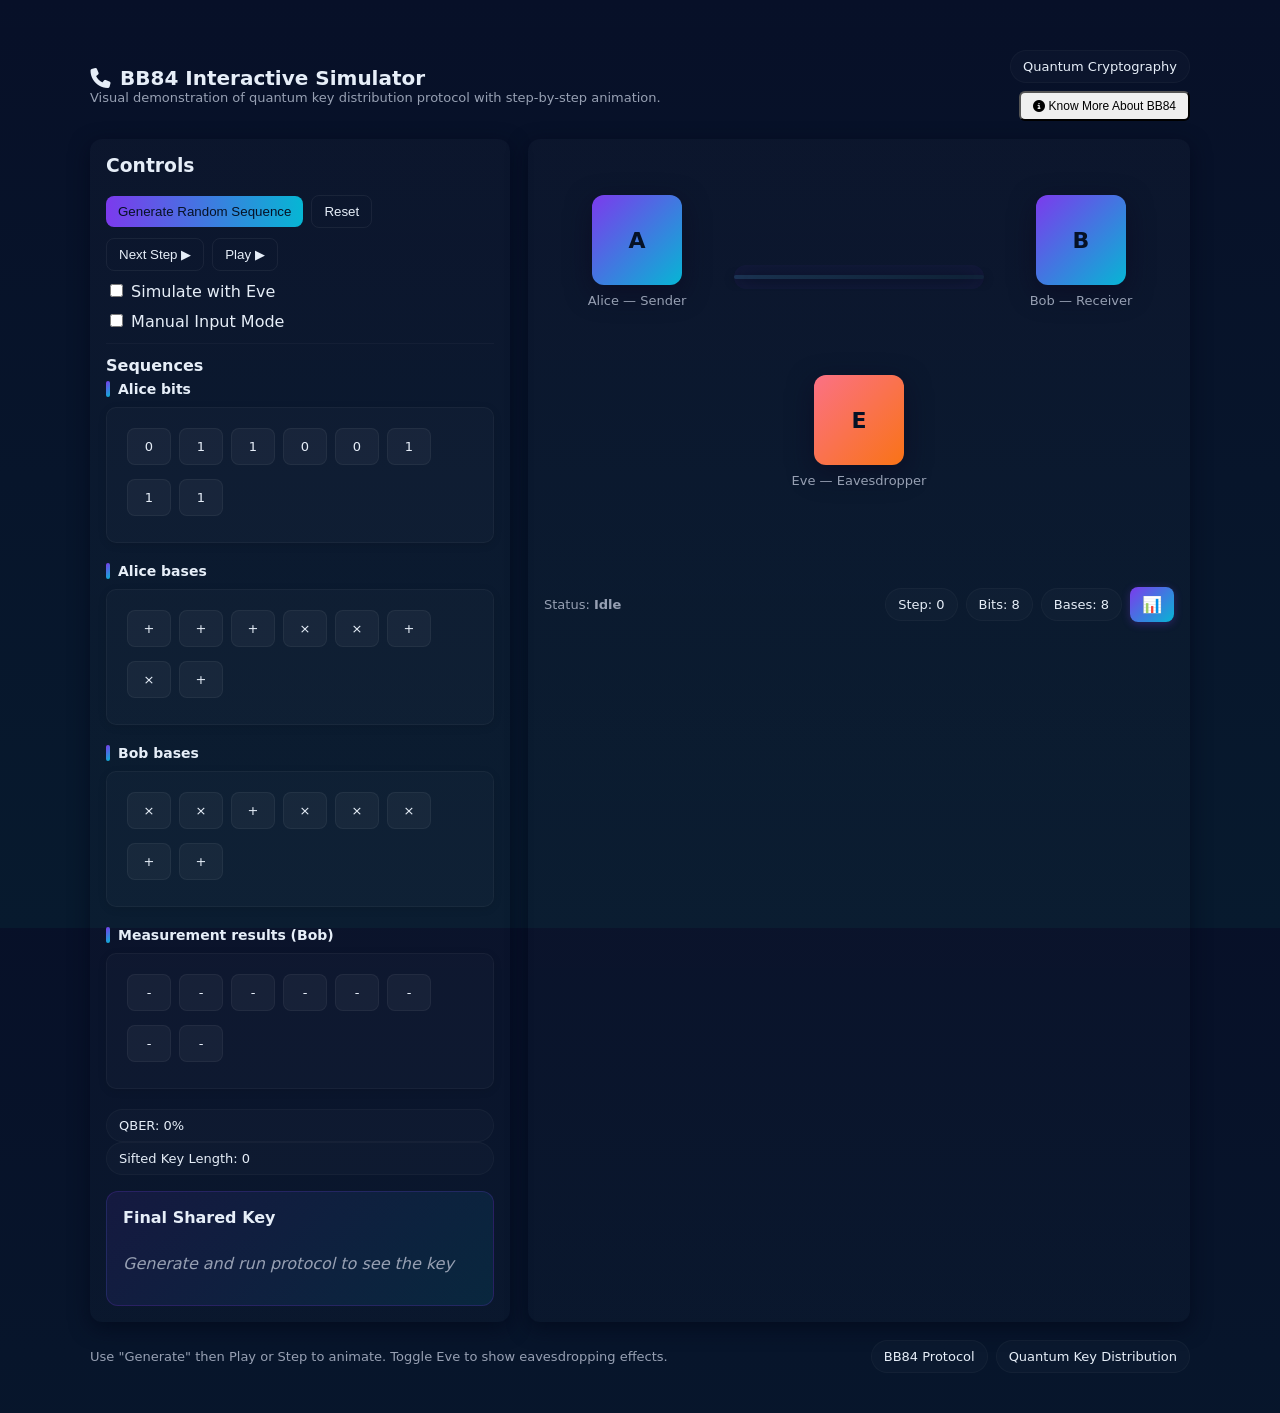
<file: index.html>
<!doctype html>
<html lang="en">
<head>
  <meta charset="utf-8" />
  <meta name="viewport" content="width=device-width,initial-scale=1" />
  <title>BB84 Protocol — Interactive Simulator</title>

  <!-- GSAP for smooth animations -->
  <script src="https://cdnjs.cloudflare.com/ajax/libs/gsap/3.12.2/gsap.min.js"></script>
  <!-- Font Awesome for icons -->
  <link rel="stylesheet" href="https://cdnjs.cloudflare.com/ajax/libs/font-awesome/6.5.0/css/all.min.css"/>

  <style>
    :root{
      --bg: #0f1724;
      --card: #0b1220;
      --accent: #7c3aed;
      --accent-2: #06b6d4;
      --muted: #97a0b3;
      --glass: rgba(255,255,255,0.04);
      --success: #10b981;
      --danger: #ef4444;
      font-family: Inter, ui-sans-serif, system-ui, -apple-system, "Segoe UI", Roboto, "Helvetica Neue", Arial;
    }
    html,body{height:100%;margin:0;background:linear-gradient(180deg,#071028 0%, #071a2e 100%);color:#e6eef8}
    .wrap{max-width:1100px;margin:28px auto;padding:22px}

    header{display:flex;align-items:center;justify-content:space-between;margin-bottom:18px}
    header h1{font-size:20px;margin:0;display:flex;gap:10px;align-items:center}
    header p{color:var(--muted);margin:0;font-size:13px}

    .grid{display:grid;grid-template-columns:420px 1fr;gap:18px}

    .card{background:linear-gradient(180deg, rgba(255,255,255,0.02), rgba(255,255,255,0.01));border-radius:12px;padding:16px;box-shadow:0 6px 20px rgba(2,6,23,0.6);}

    /* Left column controls */
    .controls .row{display:flex;gap:8px;align-items:center;margin-bottom:10px}
    .controls button{background:transparent;border:1px solid rgba(255,255,255,0.06);padding:8px 12px;border-radius:8px;color:inherit;cursor:pointer}
    .controls button.primary{background:linear-gradient(90deg,var(--accent),var(--accent-2));border:0;color:#061226}
    .controls .toggle{display:flex;gap:8px;align-items:center}
    .toggle input{accent-color:var(--accent)}

    /* Manual input styling */
    .manual-row{display:flex;gap:8px;align-items:center;margin-bottom:8px}
    .manual-row label{min-width:100px;font-size:13px;color:var(--muted)}
    .manual-row input,.manual-row select{flex:1;background:rgba(255,255,255,0.05);border:1px solid rgba(255,255,255,0.1);padding:6px 8px;border-radius:6px;color:inherit;font-size:12px}
    .manual-row input:focus,.manual-row select:focus{outline:none;border-color:var(--accent)}
    
    /* Compare button styling */
    .compare-btn{background:linear-gradient(135deg,var(--accent),var(--accent-2));border:none;padding:8px 12px;border-radius:8px;color:#061226;cursor:pointer;font-weight:600;transition:all 0.2s ease;box-shadow:0 2px 8px rgba(124,58,237,0.3)}
    .compare-btn:hover{transform:translateY(-1px);box-shadow:0 4px 12px rgba(124,58,237,0.4)}
    .compare-btn:active{transform:translateY(0)}

    /* Visual stage */
    .stage{position:relative;height:420px;overflow:hidden}
    .participant{position:absolute;top:40px;width:150px;display:flex;flex-direction:column;align-items:center;gap:8px}
    .alice{left:18px}
    .bob{right:18px}
    .eve{left:calc(50% - 75px);top:220px}

    .avatar{width:90px;height:90px;border-radius:12px;background:linear-gradient(135deg,var(--accent),var(--accent-2));display:flex;align-items:center;justify-content:center;font-weight:700;font-size:22px;color:#061226;box-shadow:0 8px 26px rgba(12,8,32,0.6)}
    .label{font-size:13px;color:var(--muted)}

    /* fiber path */
    .fiber{position:absolute;left:190px;right:190px;height:4px;top:120px;background:linear-gradient(90deg,#16324a,#0b2130);border-radius:4px;box-shadow:0 2px 8px rgba(2,8,20,0.6)}
    .fiber::after{content:'';position:absolute;left:0;right:0;top:-10px;height:24px;border-radius:12px;box-shadow:inset 0 0 30px rgba(124,58,237,0.08)}

    /* photon */
    .photon{position:absolute;width:36px;height:36px;border-radius:50%;display:flex;align-items:center;justify-content:center;font-weight:700;color:#061226;background:linear-gradient(135deg,#fff,#f0f5ff);box-shadow:0 8px 22px rgba(12,8,32,0.4);}
    .arrow{font-size:18px}

    /* bits & bases bars */
    .bars{display:flex;gap:8px;flex-wrap:wrap;min-height:50px;align-items:flex-start;padding:4px;align-content:flex-start}
    .bar{background:var(--glass);padding:10px 12px;border-radius:8px;min-width:44px;text-align:center;font-size:13px;margin-bottom:6px;flex-shrink:0;box-sizing:border-box;border:1px solid rgba(255,255,255,0.05);height:fit-content}
    .bar.match{border:1px solid rgba(16,185,129,0.2);box-shadow:0 6px 18px rgba(16,185,129,0.04)}
    .bar.mismatch{border:1px solid rgba(239,68,68,0.12)}

    /* Improved table layout for sequences */
    .sequence-section{margin-bottom:20px}
    .sequence-section:last-child{margin-bottom:0}
    .sequence-title{font-weight:600;margin-bottom:10px;color:#e6eef8;font-size:14px;display:flex;align-items:center;gap:8px}
    .sequence-title::before{content:'';width:4px;height:16px;background:linear-gradient(135deg,var(--accent),var(--accent-2));border-radius:2px}
    .sequence-container{background:rgba(255,255,255,0.02);border-radius:10px;padding:16px;border:1px solid rgba(255,255,255,0.04);box-shadow:0 2px 8px rgba(0,0,0,0.1)}

    /* Comprehensive Results Table Styling */
    .results-grid{display:grid;grid-template-columns:repeat(auto-fit,minmax(280px,1fr));gap:16px;margin-bottom:16px}
    .result-section{background:rgba(255,255,255,0.02);border-radius:10px;padding:16px;border:1px solid rgba(255,255,255,0.04)}
    .result-title{font-weight:600;margin-bottom:12px;font-size:14px;padding-bottom:8px;border-bottom:1px solid rgba(255,255,255,0.06)}
    .result-content{display:flex;flex-direction:column;gap:8px}
    .result-row{display:flex;gap:8px;align-items:flex-start}
    .result-label{min-width:80px;font-size:12px;color:var(--muted);font-weight:500}
    .result-bits,.result-bases{display:flex;gap:4px;flex-wrap:wrap;align-items:center}
    .result-bits .bit,.result-bases .base{background:rgba(255,255,255,0.05);padding:6px 8px;border-radius:6px;font-size:11px;font-weight:600;min-width:24px;text-align:center;border:1px solid rgba(255,255,255,0.08)}
    .result-basis-matches .bit,.result-basis-matches .base{background:rgba(16,185,129,0.2);border-color:rgba(16,185,129,0.4)}
    .result-discarded .bit,.result-discarded .base{background:rgba(239,68,68,0.2);border-color:rgba(239,68,68,0.4)}
    .final-key-bits{display:flex;gap:6px;flex-wrap:wrap;align-items:center}
    .final-key-bits .key-bit{background:linear-gradient(135deg,rgba(124,58,237,0.3),rgba(6,182,212,0.3));padding:8px 12px;border-radius:8px;font-weight:700;font-size:14px;border:1px solid rgba(124,58,237,0.4);box-shadow:0 4px 12px rgba(124,58,237,0.2)}
    
    /* Color coding for participants */
    .alice-color{color:#3b82f6;border-bottom-color:#3b82f6}
    .bob-color{color:#10b981;border-bottom-color:#10b981}
    .eve-color{color:#ef4444;border-bottom-color:#ef4444}
    
    /* Enhanced tooltips and hover effects */
    .bit,.base,.key-bit{transition:all 0.2s ease;cursor:pointer}
    .bit:hover,.base:hover,.key-bit:hover{transform:scale(1.1);box-shadow:0 4px 12px rgba(0,0,0,0.3)}
    
    /* Responsive improvements for results table */
    @media (max-width:768px){
      .results-grid{grid-template-columns:1fr}
      .result-section{padding:12px}
      .result-row{flex-direction:column;gap:4px}
      .result-label{min-width:auto}
    }

    footer.stats{display:flex;gap:12px;align-items:center;margin-top:12px}
    .chip{background:rgba(255,255,255,0.02);padding:8px 12px;border-radius:999px;font-size:13px;border:1px solid rgba(255,255,255,0.03)}

    /* Key area */
    .keybox{display:flex;gap:8px;flex-wrap:wrap;margin-top:12px}
    .keybox .key{background:linear-gradient(90deg,rgba(255,255,255,0.03),rgba(255,255,255,0.02));padding:10px 12px;border-radius:8px;font-weight:600}

    /* Final key display */
    .final-key-section{background:linear-gradient(135deg,rgba(124,58,237,0.1),rgba(6,182,212,0.1));border:1px solid rgba(124,58,237,0.2);border-radius:12px;padding:16px;margin-top:16px}
    .final-key-title{font-size:16px;font-weight:600;margin-bottom:12px;color:#e6eef8}
    .final-key-display{display:flex;gap:8px;flex-wrap:wrap;min-height:50px;align-items:center}
    .final-key-display .key{background:linear-gradient(135deg,rgba(124,58,237,0.2),rgba(6,182,212,0.2));padding:12px 16px;border-radius:10px;font-weight:700;font-size:16px;color:#e6eef8;border:1px solid rgba(124,58,237,0.3);box-shadow:0 4px 12px rgba(124,58,237,0.1)}

    /* Comparison animation */
    .comparison-animation{position:absolute;top:280px;left:50%;transform:translateX(-50%);width:300px;height:80px;display:flex;align-items:center;justify-content:space-between;opacity:0}
    .comparison-item{width:120px;text-align:center}
    .comparison-arrow{font-size:24px;color:var(--accent);animation:pulse 2s infinite}
    @keyframes pulse{0%,100%{opacity:0.6}50%{opacity:1}}

    /* Eve interception display - Card Style UI */
    .eve-interception{position:absolute;top:180px;left:50%;transform:translateX(-50%);width:450px;min-height:220px;background:linear-gradient(135deg,rgba(239,68,68,0.12),rgba(239,68,68,0.08));border:2px solid rgba(239,68,68,0.5);border-radius:20px;padding:24px;opacity:0;display:none;box-shadow:0 12px 40px rgba(239,68,68,0.25),inset 0 1px 0 rgba(255,255,255,0.1)}
    
    .eve-header{display:flex;align-items:center;gap:12px;margin-bottom:20px;justify-content:center}
    .eve-icon{font-size:28px;filter:drop-shadow(0 2px 4px rgba(0,0,0,0.3))}
    .eve-title{font-size:18px;font-weight:700;color:#ef4444;text-align:center;text-shadow:0 1px 2px rgba(0,0,0,0.3)}
    
    .eve-mini-table{display:flex;flex-direction:column;gap:14px;margin-bottom:20px;background:rgba(255,255,255,0.95);border-radius:12px;padding:16px;border:1px solid rgba(239,68,68,0.2)}
    .eve-table-row{display:flex;align-items:center;gap:16px}
    .eve-table-label{min-width:120px;font-size:14px;font-weight:700;color:#ef4444;text-align:right}
    .eve-table-data{display:flex;gap:6px;flex-wrap:wrap;font-family:'Courier New',monospace;font-size:15px;font-weight:600;color:#1f2937;background:rgba(255,255,255,0.9);padding:8px 12px;border-radius:10px;border:1px solid rgba(239,68,68,0.3);min-height:40px;align-items:center;justify-content:center;min-width:220px}
    
    /* Individual sequence items styling */
    .eve-table-data span{display:inline-block;min-width:28px;height:28px;line-height:28px;text-align:center;border-radius:6px;background:rgba(239,68,68,0.15);border:1px solid rgba(239,68,68,0.3);transition:all 0.2s ease;font-weight:700}
    .eve-table-data span:hover{transform:scale(1.1);box-shadow:0 4px 12px rgba(239,68,68,0.3)}
    .eve-table-data span.error{background:rgba(239,68,68,0.3);border-color:rgba(239,68,68,0.6);color:#dc2626}
    .eve-table-data span.placeholder{background:rgba(255,255,255,0.3);border:1px solid rgba(255,255,255,0.5);color:rgba(0,0,0,0.5)}
    
    .eve-summary{display:flex;flex-direction:column;gap:10px;padding-top:16px;border-top:1px solid rgba(239,68,68,0.2)}
    .eve-summary-item{display:flex;align-items:center;gap:10px;font-size:14px;padding:10px 14px;border-radius:10px;background:rgba(255,255,255,0.1);border:1px solid rgba(255,255,255,0.1)}
    .eve-summary-item.success{background:rgba(16,185,129,0.2);border-color:rgba(16,185,129,0.4)}
    .eve-summary-item.error{background:rgba(239,68,68,0.2);border-color:rgba(239,68,68,0.4)}
    .eve-summary-icon{font-size:18px}
    .eve-summary-text{color:#e6eef8;font-weight:600}
    .eve-summary-text strong{color:#ffffff}

    /* Comparison results - positioned in right corner below steps/bits */
    .comparison-results{position:absolute;bottom:60px;right:18px;width:280px;background:rgba(255,255,255,0.02);border:1px solid rgba(255,255,255,0.06);border-radius:8px;padding:12px;opacity:0;display:none}
    .comparison-section{margin-bottom:12px}
    .comparison-section:last-child{margin-bottom:0}
    .comparison-section-title{font-size:12px;color:var(--muted);margin-bottom:6px;font-weight:500}
    .comparison-content{display:flex;gap:6px;flex-wrap:wrap;align-items:center}
    .comparison-item{background:rgba(255,255,255,0.03);padding:4px 8px;border-radius:4px;font-size:11px;min-width:20px;text-align:center}
    .comparison-item.correct{background:rgba(16,185,129,0.2);border:1px solid rgba(16,185,129,0.3)}
    .comparison-item.incorrect{background:rgba(239,68,68,0.2);border:1px solid rgba(239,68,68,0.3)}

    /* Enhanced Basis Comparison */
    .bases-comparison{position:absolute;top:320px;left:50%;transform:translateX(-50%);width:500px;min-height:280px;background:rgba(255,255,255,0.02);border:1px solid rgba(255,255,255,0.06);border-radius:16px;padding:20px;opacity:0;box-shadow:0 8px 32px rgba(0,0,0,0.2)}
    
    .bases-header{display:flex;justify-content:space-between;align-items:center;margin-bottom:20px;padding-bottom:12px;border-bottom:1px solid rgba(255,255,255,0.06)}
    .bases-title{font-size:16px;font-weight:600;color:#e6eef8;margin:0}
    .bases-toggle{display:flex;align-items:center;gap:8px}
    .bases-toggle label{font-size:13px;color:var(--muted);cursor:pointer;display:flex;align-items:center;gap:6px;transition:color 0.2s ease}
    .bases-toggle label:hover{color:#e6eef8}
    .bases-toggle input{accent-color:var(--accent);cursor:pointer}
    
    .bases-comparison-table{display:flex;flex-direction:column;gap:12px;margin-bottom:20px}
    .comparison-row{display:flex;align-items:center;gap:16px}
    .comparison-label{min-width:100px;font-size:13px;font-weight:600;color:var(--muted);text-align:right}
    .comparison-data{display:flex;gap:6px;flex-wrap:wrap;font-family:'Courier New',monospace;font-size:14px;font-weight:600;min-height:32px;align-items:center;justify-content:flex-start;min-width:300px}
    
    /* Comparison data cells */
    .comparison-data span{display:inline-block;min-width:26px;height:26px;line-height:26px;text-align:center;border-radius:6px;font-weight:700;transition:all 0.2s ease;border:1px solid transparent}
    .comparison-data span:hover{transform:scale(1.1);box-shadow:0 2px 8px rgba(0,0,0,0.2)}
    
    /* Cell states */
    .comparison-data span.match{background:rgba(16,185,129,0.3);border-color:rgba(16,185,129,0.5);color:#10b981}
    .comparison-data span.error{background:rgba(239,68,68,0.3);border-color:rgba(239,68,68,0.5);color:#ef4444}
    .comparison-data span.discarded{background:rgba(156,163,175,0.2);border-color:rgba(156,163,175,0.4);color:#9ca3af}
    
    /* Final key row styling */
    .final-key-row .comparison-label{color:#e6eef8;font-weight:700}
    .final-key-data span{background:linear-gradient(135deg,rgba(124,58,237,0.3),rgba(6,182,212,0.3));border-color:rgba(124,58,237,0.5);color:#e6eef8;min-width:30px;height:30px;line-height:30px;font-size:15px}
    
    .bases-summary{display:flex;gap:12px;justify-content:center;padding-top:16px;border-top:1px solid rgba(255,255,255,0.06)}
    .summary-item{display:flex;align-items:center;gap:8px;font-size:13px;padding:8px 12px;border-radius:8px;background:rgba(255,255,255,0.05);border:1px solid rgba(255,255,255,0.1)}
    .summary-item.match{background:rgba(16,185,129,0.15);border-color:rgba(16,185,129,0.3)}
    .summary-item.error{background:rgba(239,68,68,0.15);border-color:rgba(239,68,68,0.3)}
    .summary-item.discarded{background:rgba(156,163,175,0.15);border-color:rgba(156,163,175,0.3)}
    .summary-icon{font-size:16px}
    .summary-text{color:var(--muted);font-weight:500}
    .summary-text strong{color:#e6eef8}
    
    /* Modal styling */
    .modal-overlay{position:fixed;top:0;left:0;width:100%;height:100%;background:rgba(0,0,0,0.8);display:none;justify-content:center;align-items:center;z-index:1000;backdrop-filter:blur(4px)}
    .modal-content{background:linear-gradient(135deg,rgba(255,255,255,0.05),rgba(255,255,255,0.02));border:1px solid rgba(255,255,255,0.1);border-radius:20px;padding:0;max-width:600px;width:90%;max-height:80vh;overflow-y:auto;box-shadow:0 20px 60px rgba(0,0,0,0.5)}
    
    .modal-header{display:flex;justify-content:space-between;align-items:center;padding:24px 24px 16px 24px;border-bottom:1px solid rgba(255,255,255,0.1)}
    .modal-header h3{margin:0;color:#e6eef8;font-size:18px;font-weight:600}
    .modal-close{background:none;border:none;color:var(--muted);font-size:24px;cursor:pointer;padding:4px;border-radius:4px;transition:all 0.2s ease;width:32px;height:32px;display:flex;align-items:center;justify-content:center}
    .modal-close:hover{color:#e6eef8;background:rgba(255,255,255,0.1)}
    
    .modal-body{padding:24px}
    .comparison-table{display:flex;flex-direction:column;gap:16px;margin-bottom:24px}
    .comparison-row{display:flex;align-items:center;gap:16px}
    .comparison-label{min-width:120px;font-size:14px;font-weight:600;color:var(--muted);text-align:right}
    .comparison-data{display:flex;gap:8px;flex-wrap:wrap;font-family:'Courier New',monospace;font-size:15px;font-weight:600;min-height:36px;align-items:center;justify-content:flex-start;min-width:350px}
    
    .comparison-data span{display:inline-block;min-width:30px;height:30px;line-height:30px;text-align:center;border-radius:8px;font-weight:700;transition:all 0.2s ease;border:1px solid transparent}
    .comparison-data span:hover{transform:scale(1.1);box-shadow:0 4px 12px rgba(0,0,0,0.3)}
    .comparison-data span.match{background:rgba(16,185,129,0.3);border-color:rgba(16,185,129,0.5);color:#10b981}
    .comparison-data span.error{background:rgba(239,68,68,0.3);border-color:rgba(239,68,68,0.5);color:#ef4444}
    .comparison-data span.discarded{background:rgba(156,163,175,0.2);border-color:rgba(156,163,175,0.4);color:#9ca3af}
    
    /* Additional visual indicators */
    .comparison-data span.sampled{position:relative}
    .comparison-data span.sampled::after{content:'📊';position:absolute;top:-8px;right:-8px;font-size:10px;background:rgba(124,58,237,0.9);color:white;border-radius:50%;width:16px;height:16px;display:flex;align-items:center;justify-content:center}
    .comparison-data span.eve-interference{position:relative}
    .comparison-data span.eve-interference::after{content:'👁️';position:absolute;top:-8px;right:-8px;font-size:10px;background:rgba(239,68,68,0.9);color:white;border-radius:50%;width:16px;height:16px;display:flex;align-items:center;justify-content:center}
    
    .final-key-row .comparison-label{color:#e6eef8;font-weight:700}
    .final-key-data span{background:linear-gradient(135deg,rgba(124,58,237,0.3),rgba(6,182,212,0.3));border-color:rgba(124,58,237,0.5);color:#e6eef8;min-width:32px;height:32px;line-height:32px;font-size:16px}
    
    .comparison-summary{display:grid;grid-template-columns:repeat(auto-fit,minmax(200px,1fr));gap:12px;padding-top:20px;border-top:1px solid rgba(255,255,255,0.1)}
    .summary-item{display:flex;align-items:center;gap:10px;font-size:14px;padding:12px 16px;border-radius:10px;background:rgba(255,255,255,0.05);border:1px solid rgba(255,255,255,0.1)}
    .summary-item.match{background:rgba(16,185,129,0.15);border-color:rgba(16,185,129,0.3)}
    .summary-item.error{background:rgba(239,68,68,0.15);border-color:rgba(239,68,68,0.3)}
    .summary-item.discarded{background:rgba(156,163,175,0.15);border-color:rgba(156,163,175,0.3)}
    .summary-item.qber{background:rgba(124,58,237,0.15);border-color:rgba(124,58,237,0.3)}
    .summary-icon{font-size:18px}
    .summary-text{color:var(--muted);font-weight:500}
    .summary-text strong{color:#e6eef8}
    .qber-info{color:rgba(124,58,237,0.8);font-size:14px;cursor:help;margin-left:4px}

    /* small responsive */
    @media (max-width:980px){
      .grid{grid-template-columns:1fr;}
      .alice,.bob{position:relative;left:unset;right:unset;top:10px;}
      .fiber{display:none}
      .stage{height:520px}
      .bars{gap:6px}
      .bar{min-width:40px;padding:8px 10px;font-size:12px}
      .sequence-container{padding:12px}
      
      /* Eve interception responsive */
      .eve-interception{width:90%;max-width:450px;left:5%;transform:none}
      .eve-table-row{flex-direction:column;gap:8px;align-items:flex-start}
      .eve-table-label{min-width:auto;text-align:left}
      .eve-table-data{justify-content:flex-start;min-height:auto}
      
      /* Modal responsive */
      .modal-content{width:95%;max-width:500px}
      .comparison-row{flex-direction:column;gap:8px;align-items:flex-start}
      .comparison-label{min-width:auto;text-align:left}
      .comparison-data{justify-content:flex-start;min-width:auto}
      .comparison-summary{grid-template-columns:1fr}
    }
    
    @media (max-width:480px){
      .bars{gap:4px}
      .bar{min-width:36px;padding:6px 8px;font-size:11px}
      .sequence-container{padding:10px}
      .sequence-title{font-size:13px}
      
      /* Eve interception mobile */
      .eve-interception{width:95%;padding:16px}
      .eve-header{flex-direction:column;gap:8px}
      .eve-title{font-size:14px}
      .eve-table-data{font-size:12px;padding:6px 8px;gap:6px}
    }
  </style>
</head>
<body>
  <div class="wrap">
    <header>
      <div>
        <h1><i class="fa-solid fa-phone-flip" style="transform:rotate(90deg)"></i> BB84 Interactive Simulator</h1>
        <p>Visual demonstration of quantum key distribution protocol with step-by-step animation.</p>
      </div>
      <div style="text-align:right;display:flex;flex-direction:column;gap:8px;align-items:flex-end">
        <div class="chip">Quantum Cryptography</div>
        <button id="btn-know-more" class="primary" style="font-size:12px;padding:6px 12px;border-radius:6px;">
          <i class="fa-solid fa-info-circle"></i> Know More About BB84
        </button>
      </div>
    </header>

    <div class="grid">
      <div class="card controls">
        <h3 style="margin-top:0">Controls</h3>
        <div class="row">
          <button id="btn-random" class="primary">Generate Random Sequence</button>
          <button id="btn-reset">Reset</button>
        </div>

        <div class="row">
          <button id="btn-step">Next Step ▶</button>
          <button id="btn-play">Play ▶</button>
        </div>

        <div class="row toggle">
          <label><input type="checkbox" id="toggle-eve"> Simulate with Eve</label>
        </div>

        <div class="row toggle">
          <label><input type="checkbox" id="toggle-manual"> Manual Input Mode</label>
        </div>

        <div id="manual-inputs" style="display: none;">
          <hr style="border:none;border-top:1px solid rgba(255,255,255,0.03);margin:12px 0">
          <h4 style="margin:6px 0">Manual Input</h4>
          
          <div class="manual-row">
            <label>Number of Qubits:</label>
            <select id="qubit-count">
              <option value="8"style="color:black">8</option>
              <option value="16"style="color:black">16</option>
              <option value="32"style="color:black">32</option>
            </select>
          </div>

          <div class="manual-row">
            <label>Alice Bits:</label>
            <input type="text" id="manual-alice-bits" placeholder="e.g., 10100110" maxlength="32">
          </div>

          <div class="manual-row">
            <label>Alice Bases:</label>
            <input type="text" id="manual-alice-bases" placeholder="e.g., +x+x++x" maxlength="32">
          </div>

          <div class="manual-row">
            <label>Bob Bases:</label>
            <input type="text" id="manual-bob-bases" placeholder="e.g., x++x+x+" maxlength="32">
          </div>

          <div class="manual-row">
            <button id="btn-apply-manual" class="primary">Apply Manual Input</button>
          </div>
        </div>

        <hr style="border:none;border-top:1px solid rgba(255,255,255,0.03);margin:12px 0">
        <h4 style="margin:6px 0">Sequences</h4>
        
        <div class="sequence-section">
          <div class="sequence-title">Alice bits</div>
          <div class="sequence-container">
        <div id="alice-bits" class="bars"></div>
          </div>
        </div>

        <div class="sequence-section">
          <div class="sequence-title">Alice bases</div>
          <div class="sequence-container">
        <div id="alice-bases" class="bars"></div>
          </div>
        </div>

        <div class="sequence-section">
          <div class="sequence-title">Bob bases</div>
          <div class="sequence-container">
        <div id="bob-bases" class="bars"></div>
          </div>
        </div>

        <div class="sequence-section">
          <div class="sequence-title">Measurement results (Bob)</div>
          <div class="sequence-container">
        <div id="bob-results" class="bars"></div>
          </div>
        </div>

        <div class="stats">
          <div class="chip">QBER: <span id="qber">0%</span></div>
          <div class="chip">Sifted Key Length: <span id="sifted">0</span></div>
        </div>

        <div class="final-key-section">
          <div class="final-key-title">Final Shared Key</div>
          <div id="final-key-display" class="final-key-display">
            <div style="color:var(--muted);font-style:italic">Generate and run protocol to see the key</div>
          </div>
        </div>

      </div>

      <div class="card">
        <div class="stage" id="stage">

          <div class="participant alice">
            <div class="avatar">A</div>
            <div class="label">Alice — Sender</div>
          </div>

          <div class="participant bob">
            <div class="avatar">B</div>
            <div class="label">Bob — Receiver</div>
          </div>

          <div class="participant eve">
            <div class="avatar" style="background:linear-gradient(135deg,#fb7185,#f97316);">E</div>
            <div class="label">Eve — Eavesdropper</div>
          </div>

          <div class="fiber" aria-hidden="true"></div>

          <!-- photons go here -->
          <div id="photon-layer"></div>

          <!-- Eve interception display -->
          <div class="eve-interception" id="eve-interception">
            <div class="eve-header">
              <div class="eve-icon">👁️</div>
            <div class="eve-title">Eve's Eavesdropping Process</div>
              </div>
            
            <div class="eve-mini-table">
              <div class="eve-table-row">
                <div class="eve-table-label">Eve's Basis:</div>
                <div class="eve-table-data" id="eve-basis-sequence"></div>
              </div>
              <div class="eve-table-row">
                <div class="eve-table-label">Eve's Measurements:</div>
                <div class="eve-table-data" id="eve-measurement-sequence"></div>
              </div>
              <div class="eve-table-row">
                <div class="eve-table-label">Eve's Resent:</div>
                <div class="eve-table-data" id="eve-resend-sequence"></div>
            </div>
            </div>
            
            <div class="eve-summary" id="eve-summary">
              <div class="eve-summary-item success">
                <span class="eve-summary-icon">✅</span>
                <span class="eve-summary-text">Successfully intercepted: <strong id="eve-success-count">0</strong> bits</span>
              </div>
              <div class="eve-summary-item error">
                <span class="eve-summary-icon">❌</span>
                <span class="eve-summary-text">Errors introduced: <strong id="eve-error-count">0</strong> bits</span>
              </div>
            </div>
          </div>





        </div>

        <div style="margin-top:12px;display:flex;justify-content:space-between;align-items:center">
          <div style="color:var(--muted);font-size:13px">Status: <strong id="status">Idle</strong></div>
          <div style="display:flex;gap:8px;align-items:center">
            <div class="chip">Step: <span id="step-num">0</span></div>
            <div class="chip">Bits: <span id="bits-count">8</span></div>
            <div class="chip">Bases: <span id="bases-count">8</span></div>
            <button id="btn-compare" class="compare-btn" title="Compare Bases & Final Key">
              <span style="font-size:16px">📊</span>
            </button>
          </div>
        </div>

        <!-- Basis Comparison Popup Modal -->
        <div id="comparison-modal" class="modal-overlay">
          <div class="modal-content">
            <div class="modal-header">
              <h3>Basis Comparison & Final Key</h3>
              <button class="modal-close" id="modal-close">×</button>
            </div>
            <div class="modal-body">
              <div class="comparison-table">
                <div class="comparison-row">
                  <div class="comparison-label">Alice's Bases:</div>
                  <div class="comparison-data" id="modal-alice-bases"></div>
                </div>
                <div class="comparison-row">
                  <div class="comparison-label">Bob's Bases:</div>
                  <div class="comparison-data" id="modal-bob-bases"></div>
                </div>
                <div class="comparison-row">
                  <div class="comparison-label">Alice's Bits:</div>
                  <div class="comparison-data" id="modal-alice-bits"></div>
                </div>
                <div class="comparison-row">
                  <div class="comparison-label">Bob's Results:</div>
                  <div class="comparison-data" id="modal-bob-results"></div>
                </div>
                <div class="comparison-row final-key-row">
                  <div class="comparison-label">Final Key:</div>
                  <div class="comparison-data final-key-data" id="modal-final-key"></div>
                </div>
              </div>
              
              <div class="comparison-summary">
                <div class="summary-item match">
                  <span class="summary-icon">✅</span>
                  <span class="summary-text">Basis Matches: <strong id="modal-match-count">0</strong></span>
                </div>
                <div class="summary-item error">
                  <span class="summary-icon">❌</span>
                  <span class="summary-text">Errors: <strong id="modal-error-count">0</strong></span>
                </div>
                <div class="summary-item discarded">
                  <span class="summary-icon">⚪</span>
                  <span class="summary-text">Discarded: <strong id="modal-discarded-count">0</strong></span>
                </div>
                <div class="summary-item qber">
                  <span class="summary-icon">📊</span>
                  <span class="summary-text">QBER: <strong id="modal-qber" title="QBER based on sampled bits">0.00%</strong></span>
                  <span class="qber-info" title="QBER is calculated from a randomly selected subset of matched bases">ⓘ</span>
                </div>
              </div>
            </div>
          </div>
        </div>

        <!-- Current Step Information -->
        <div id="current-step-info" style="margin-top:12px;padding:12px;background:rgba(124,58,237,0.1);border-radius:8px;border:1px solid rgba(124,58,237,0.2);display:none">
          <div style="font-size:13px;color:var(--muted);margin-bottom:6px">Current Step Details:</div>
          <div id="step-details" style="font-size:14px;color:#e6eef8"></div>
        </div>

        <!-- Comprehensive Results Table -->
        <div id="results-table" style="margin-top:20px;display:none">
          <h4 style="margin:0 0 16px 0;color:#e6eef8">Protocol Results</h4>
          
          <div class="results-grid">
            <!-- Alice's Data -->
            <div class="result-section">
              <div class="result-title alice-color">Alice's Data</div>
              <div class="result-content">
                <div class="result-row">
                  <span class="result-label">Bits:</span>
                  <div id="results-alice-bits" class="result-bits"></div>
                </div>
                <div class="result-row">
                  <span class="result-label">Bases:</span>
                  <div id="results-alice-bases" class="result-bases"></div>
                </div>
              </div>
            </div>

            <!-- Eve's Data (if enabled) -->
            <div class="result-section" id="eve-results-section" style="display:none">
              <div class="result-title eve-color">Eve's Interference</div>
              <div class="result-content">
                <div class="result-row">
                  <span class="result-label">Bases:</span>
                  <div id="results-eve-bases" class="result-bases"></div>
                </div>
                <div class="result-row">
                  <span class="result-label">Measurements:</span>
                  <div id="results-eve-measurements" class="result-bits"></div>
                </div>
                <div class="result-row">
                  <span class="result-label">Resent:</span>
                  <div id="results-eve-resent" class="result-bits"></div>
                </div>
              </div>
            </div>

            <!-- Bob's Data -->
            <div class="result-section">
              <div class="result-title bob-color">Bob's Data</div>
              <div class="result-content">
                <div class="result-row">
                  <span class="result-label">Bases:</span>
                  <div id="results-bob-bases" class="result-bases"></div>
                </div>
                <div class="result-row">
                  <span class="result-label">Measurements:</span>
                  <div id="results-bob-measurements" class="result-bits"></div>
                </div>
              </div>
            </div>

            <!-- Basis Comparison -->
            <div class="result-section">
              <div class="result-title">Basis Comparison</div>
              <div class="result-content">
                <div class="result-row">
                  <span class="result-label">Matches:</span>
                  <div id="results-basis-matches" class="result-basis-matches"></div>
                </div>
                <div class="result-row">
                  <span class="result-label">Discarded:</span>
                  <div id="results-discarded" class="result-discarded"></div>
                </div>
              </div>
            </div>

            <!-- Final Key -->
            <div class="result-section final-key-section">
              <div class="result-title">Final Shared Key</div>
              <div class="result-content">
                <div class="result-row">
                  <span class="result-label">Key Length:</span>
                  <span id="final-key-length">0</span>
                </div>
                <div class="result-row">
                  <span class="result-label">Key:</span>
                  <div id="final-key-display-results" class="final-key-bits"></div>
                </div>
                <div class="result-row">
                  <span class="result-label">QBER:</span>
                  <span id="final-qber">0%</span>
                </div>
              </div>
            </div>
          </div>

          <!-- Download Results Button -->
          <div style="margin-top:16px;text-align:center">
            <button id="btn-download" class="primary" style="display:none">Download Results (CSV)</button>
          </div>
        </div>

      </div>

    </div>

    <footer style="max-width:1100px;margin:18px auto;display:flex;gap:12px;align-items:center;justify-content:space-between">
      <div style="color:var(--muted);font-size:13px">Use "Generate" then Play or Step to animate. Toggle Eve to show eavesdropping effects.</div>
      <div style="display:flex;gap:8px">
        <div class="chip">BB84 Protocol</div>
        <div class="chip">Quantum Key Distribution</div>
      </div>
    </footer>
  </div>

  <script>
    // ========= Parameters =========
    let N = 8; // number of qubits (changeable)
    let aliceBits = [];
    let aliceBases = [];
    let bobBases = [];
    let bobResults = [];
    let eveBases = [];
    let eveMeasurements = [];
    let eveResent = [];
    let step = 0;
    let timeline = null;
    let playing = false;

    // DOM refs
    const aliceBitsDiv = document.getElementById('alice-bits');
    const aliceBasesDiv = document.getElementById('alice-bases');
    const bobBasesDiv = document.getElementById('bob-bases');
    const bobResultsDiv = document.getElementById('bob-results');
    const finalKeyDisplay = document.getElementById('final-key-display');
    const qberSpan = document.getElementById('qber');
    const siftedSpan = document.getElementById('sifted');
    const statusEl = document.getElementById('status');
    const stepNumEl = document.getElementById('step-num');
    const bitsCountEl = document.getElementById('bits-count');
    const basesCountEl = document.getElementById('bases-count');
    const photonLayer = document.getElementById('photon-layer');
    const comparisonResults = document.getElementById('comparison-results');
    const aliceKeyDisplay = document.getElementById('alice-key-display');
    const bobKeyDisplay = document.getElementById('bob-key-display');
    const basesComparison = document.getElementById('bases-comparison');
    const aliceBasesDisplay = document.getElementById('alice-bases-display');
    const bobBasesDisplay = document.getElementById('bob-bases-display');
    const eveInterception = document.getElementById('eve-interception');
    const eveBasis = document.getElementById('eve-basis');
    const eveMeasurement = document.getElementById('eve-measurement');
    const eveResend = document.getElementById('eve-resend');
    const eveResult = document.getElementById('eve-result');


    // Controls
    document.getElementById('btn-random').addEventListener('click',()=>{resetAll();generateRandom();renderAll();});
    document.getElementById('btn-reset').addEventListener('click',()=>{resetAll();});
    document.getElementById('btn-step').addEventListener('click',stepOnce);
    document.getElementById('btn-play').addEventListener('click',playToggle);
    document.getElementById('btn-know-more').addEventListener('click',()=>{window.location.href='BB84/index.html';});
    
    // Manual input controls
    document.getElementById('toggle-manual').addEventListener('change', toggleManualInput);
    document.getElementById('btn-apply-manual').addEventListener('click', applyManualInput);
    document.getElementById('qubit-count').addEventListener('change', updateQubitCount);
    document.getElementById('btn-download').addEventListener('click', downloadResults);
    
    // Eve toggle control
    document.getElementById('toggle-eve').addEventListener('change', toggleEve);
    

    
    // Modal controls
    document.getElementById('btn-compare').addEventListener('click', openComparisonModal);
    document.getElementById('modal-close').addEventListener('click', closeComparisonModal);

    // init
    resetAll();
    generateRandom();
    renderAll();

    function resetAll(){
      aliceBits = new Array(N).fill(0);
      aliceBases = new Array(N).fill('+');
      bobBases = new Array(N).fill('+');
      bobResults = new Array(N).fill(null);
      eveBases = new Array(N).fill(undefined);
      eveMeasurements = new Array(N).fill(undefined);
      eveResent = new Array(N).fill(undefined);
      step = 0;
      playing = false;
      
      photonLayer.innerHTML = '';
      finalKeyDisplay.innerHTML = '<div style="color:var(--muted);font-style:italic">Generate and run protocol to see the key</div>';
      qberSpan.textContent = '0%';
      siftedSpan.textContent = '0';
      statusEl.textContent = 'Idle';
      stepNumEl.textContent = '0';
      bitsCountEl.textContent = N;
      basesCountEl.textContent = N;
      
      document.getElementById('toggle-eve').checked = false;
      document.getElementById('toggle-manual').checked = false;
      
      clearTimeline();
      renderAll();
      hideCurrentStepInfo();
      
      eveInterception.style.display = 'none';
      eveInterception.style.opacity = '0';
      
      // Reset Eve's display sequences
      document.getElementById('eve-basis-sequence').innerHTML = '';
      document.getElementById('eve-measurement-sequence').innerHTML = '';
      document.getElementById('eve-resend-sequence').innerHTML = '';
      document.getElementById('eve-success-count').textContent = '0';
      document.getElementById('eve-error-count').textContent = '0';
      
      // Hide modal if open
      document.getElementById('comparison-modal').style.display = 'none';
      document.getElementById('results-table').style.display = 'none';
      document.getElementById('btn-download').style.display = 'none';
    }

    function generateRandom(){
      for(let i=0;i<N;i++){
        // Generate Alice's bits: 0 or 1 with uniform randomness
        aliceBits[i] = Math.random() < 0.5 ? 0 : 1;
        
        // Generate Alice's bases: + or × with uniform randomness
        aliceBases[i] = Math.random() < 0.5 ? '+' : '×';
        
        // Generate Bob's bases: + or × with uniform randomness
        bobBases[i] = Math.random() < 0.5 ? '+' : '×';
        
        // Reset Bob's results
        bobResults[i] = null;
      }
      
      // Reset Eve's data
      eveBases = new Array(N).fill(undefined);
      eveMeasurements = new Array(N).fill(undefined);
      eveResent = new Array(N).fill(undefined);
    }

    function renderAll(){
      aliceBitsDiv.innerHTML='';aliceBasesDiv.innerHTML='';bobBasesDiv.innerHTML='';bobResultsDiv.innerHTML='';
      for(let i=0;i<N;i++){
        aliceBitsDiv.appendChild(makeBar(aliceBits[i]+'', 'bit'));
        aliceBasesDiv.appendChild(makeBar(aliceBases[i], 'base'));
        bobBasesDiv.appendChild(makeBar(bobBases[i], 'base'));
        bobResultsDiv.appendChild(makeBar(bobResults[i]===null?'-':bobResults[i]+'', 'result'));
      }
      updateStats();
    }

    function makeBar(text,type){
      const d=document.createElement('div');d.className='bar';d.textContent=text;d.dataset.type=type;return d;
    }

    function stepOnce(){
      if(step>=N){statusEl.textContent='Completed';return}
      statusEl.textContent=`Encoding qubit ${step+1}`;
      stepNumEl.textContent=step+1;
      // Hide previous step info before showing new one
      hideCurrentStepInfo();
      animateQubit(step).then(()=>{
        // after animation, advance step
        step++;
        if(step===N){statusEl.textContent='Transmission complete — sifting...';hideCurrentStepInfo();setTimeout(siftAndDisplay,1000);}else{statusEl.textContent='Paused';}
        // Update step info after measurement is complete
        updateCurrentStepInfo(step-1);
      });
    }

    function playToggle(){
      playing = !playing;
      const btn = document.getElementById('btn-play');
      btn.textContent = playing ? 'Pause ⏸' : 'Play ▶';
      if(playing) autoPlay();
    }

    async function autoPlay(){
      while(playing && step < N){
        await animateQubit(step);
        // Update step info AFTER measurement is complete
        updateCurrentStepInfo(step);
        step++;
        stepNumEl.textContent=step;
        if(step>=N){
          playing=false;
          document.getElementById('btn-play').textContent='Play ▶';
          statusEl.textContent='Transmission complete — sifting...';
          hideCurrentStepInfo();
          setTimeout(siftAndDisplay,1000);
          break;
        }
        await new Promise(r=>setTimeout(r,500));
      }
    }

    function clearTimeline(){if(timeline){timeline.kill();timeline=null}}

    // Animate a single qubit from Alice -> (Eve?) -> Bob
    function animateQubit(index){
      return new Promise((resolve)=>{
        // create photon node
        const p = document.createElement('div');p.className='photon';p.id='photon-'+index;
        // display basis arrow and bit label inside photon
        const arrow = basisToArrow(aliceBases[index], aliceBits[index]);
        p.innerHTML = `<div style='display:flex;flex-direction:column;align-items:center'><div class='arrow'>${arrow.symbol}</div><div style='font-size:11px;margin-top:2px'>${aliceBits[index]}</div></div>`;
        // position at alice
        const stageRect = document.getElementById('stage').getBoundingClientRect();
        const aliceEl = document.querySelector('.alice .avatar');
        const bobEl = document.querySelector('.bob .avatar');
        const aliceRect = aliceEl.getBoundingClientRect();
        const bobRect = bobEl.getBoundingClientRect();

        // relative positions inside stage
        const stageLeft = stageRect.left; const stageTop = stageRect.top;
        const startX = aliceRect.left - stageLeft + aliceRect.width/2;
        const y = 120 - 18; // align along fiber
        p.style.left = (startX - 18) + 'px'; p.style.top = y + 'px';
        photonLayer.appendChild(p);

        // timeline: move to middle, optionally to Eve, then to Bob
        const midX = (stageRect.width/2) - 18;
        const endX = bobRect.left - stageLeft - 36 + bobRect.width/2;

        const tl = gsap.timeline({onComplete:()=>{
          // compute measurement
          const eveOn = document.getElementById('toggle-eve').checked;
          let measured;
                  if(eveOn){
          // Eve measures with a random basis, then resends -> may introduce error
          const eveBasis = Math.random()<0.5?'+':'×';
          eveBases[index] = eveBasis;
          // measurement at Eve: if bases match, she gets the correct bit; else she gets random
          const eveGets = (eveBasis===aliceBases[index]) ? aliceBits[index] : (Math.random()<0.5?0:1);
          eveMeasurements[index] = eveGets;
          // she resends encoded qubit according to her basis
          // Bob measures according to his basis
          measured = (bobBases[index]===eveBasis) ? eveGets : (Math.random()<0.5?0:1);
          eveResent[index] = measured;
          // show warning indicator on that bar
          const br = bobResultsDiv.children[index];
          if(br) br.classList.add('mismatch');
          
          // Eve display will be updated after animation completes
          } else {
            // direct transmission — Bob measures according to his basis
            measured = (bobBases[index]===aliceBases[index]) ? aliceBits[index] : (Math.random()<0.5?0:1);
            const br = bobResultsDiv.children[index];
            if(br) br.classList.toggle('match', bobBases[index]===aliceBases[index]);
          }
          bobResults[index]=measured;
          
          // Update only the specific result bar instead of re-rendering everything
          const resultBar = bobResultsDiv.children[index];
          if(resultBar) {
            resultBar.textContent = measured;
            resultBar.dataset.type = 'result';
          }
          
          // Update Eve's display if enabled (after animation completes)
          if(eveOn) {
            setTimeout(() => updateEveDisplay(), 50);
          }
          
          // remove photon after short delay
          setTimeout(()=>{p.remove();resolve();},350);
        }});

        // go to middle
        tl.to(p,{duration:0.7,x:midX - (startX - 18),ease:'power2.inOut'});
        
        // Check if Eve is enabled and animate to Eve
        if(document.getElementById('toggle-eve').checked){
          // Show Eve's interception display
          eveInterception.style.display = 'block';
          gsap.to(eveInterception, {opacity: 1, duration: 0.5});
          
          // Move down to Eve's position
          tl.to(p,{duration:0.4,y:'+=80',ease:'power1.inOut'})
            .to(p,{duration:0.3,scale:1.2,ease:'power1.inOut'}) // Eve "intercepts" the photon
            .to(p,{duration:0.3,scale:1,ease:'power1.inOut'})
            .to(p,{duration:0.4,y:'-=80',ease:'power1.inOut'}); // Return to fiber level
        }
        
        // Continue to Bob
        tl.to(p,{duration:0.9,x:endX - (startX - 18),ease:'power2.inOut'});
      });
      
    }

    function basisToArrow(basis, bit){
      // picks a symbol representing polarization/basis
      if(basis === '+'){
        // rectilinear: 0 -> →, 1 -> ↑
        return {symbol: bit==0 ? '→' : '↑'};
      } else {
        // diagonal: 0 -> ↗, 1 -> ↘ (visual)
        return {symbol: bit==0 ? '↗' : '↘'};
      }
    }

    function siftAndDisplay(){
      // compare bases and keep matching
      const siftedKey = [];
      let errors=0; let matched=0;
      
      for(let i=0;i<N;i++){
        const match = aliceBases[i]===bobBases[i];
        const barAlice = aliceBasesDiv.children[i];
        const barBob = bobBasesDiv.children[i];
        if(match){
          matched++;
          // show match highlight
          barAlice.classList.add('match'); barBob.classList.add('match');
          // ensure bobResults[i] exists
          if(bobResults[i]===null){
            // if some measurement missing (shouldn't) simulate
            bobResults[i] = Math.random()<0.5?0:1;
          }
          
          // Add to final key (all matched bases)
          siftedKey.push(bobResults[i]);
        } else {
          barAlice.classList.add('mismatch'); barBob.classList.add('mismatch');
        }
        // error counting: when match but bit differs -> error introduced by Eve
        if(match && bobResults[i]!==aliceBits[i]) errors++;
      }

      // compute QBER
      const qberData = calculateQBER(matched, errors);
      qberSpan.textContent = qberData.qber + '%';
      qberSpan.title = `QBER: ${qberData.qber}% (${errors} errors in ${matched} matched bases)`;
      siftedSpan.textContent = siftedKey.length;

      // show final key prominently on the left side
      finalKeyDisplay.innerHTML='';
      if(siftedKey.length===0){
        finalKeyDisplay.innerHTML='<div style="color:var(--muted)">No matching bases — increase N or try again.</div>';
      } else {
        // Create a more prominent key display
        const keyTitle = document.createElement('div');
        keyTitle.style.fontSize = '14px';
        keyTitle.style.color = 'var(--muted)';
        keyTitle.style.marginBottom = '8px';
        keyTitle.textContent = `Final Shared Key (${siftedKey.length} bits):`;
        finalKeyDisplay.appendChild(keyTitle);
        
        const keyContainer = document.createElement('div');
        keyContainer.style.display = 'flex';
        keyContainer.style.gap = '6px';
        keyContainer.style.flexWrap = 'wrap';
        
        siftedKey.forEach((k, index) => {
          const d = document.createElement('div');
          d.className = 'key';
          d.textContent = k;
          d.style.background = 'linear-gradient(135deg,rgba(124,58,237,0.3),rgba(6,182,212,0.3))';
          d.style.border = '1px solid rgba(124,58,237,0.4)';
          d.style.boxShadow = '0 4px 12px rgba(124,58,237,0.2)';
          keyContainer.appendChild(d);
        });
        
        finalKeyDisplay.appendChild(keyContainer);
      }

      // also update bob results visuals
      renderAll();
      statusEl.textContent='Sifting done — key produced';
      
      // Show comprehensive results table
      showComprehensiveResults(siftedKey, errors, matched);
      
      // Show elements sequentially instead of all at once
      setTimeout(() => {
        // Show Eve's results if enabled
        if(document.getElementById('toggle-eve').checked){
          setTimeout(() => {
            showEveResults(siftedKey, errors, matched);
          }, 1000);
        }
      }, 500);
    }

    function showEveResults(siftedKey, errors, matched) {
      // Update Eve's result display
      const eveOn = document.getElementById('toggle-eve').checked;
      if(eveOn) {
        // Update summary counts
        document.getElementById('eve-success-count').textContent = matched;
        document.getElementById('eve-error-count').textContent = errors;
        
        // Update Eve's display with final sequences
        updateEveDisplay();
      }
    }

    function updateEveDisplay() {
      const eveBasisSequence = document.getElementById('eve-basis-sequence');
      const eveMeasurementSequence = document.getElementById('eve-measurement-sequence');
      const eveResendSequence = document.getElementById('eve-resend-sequence');
      
      // Safety check: ensure DOM elements exist
      if (!eveBasisSequence || !eveMeasurementSequence || !eveResendSequence) {
        console.warn('Eve display elements not found, skipping update');
        return;
      }
      
      // Safety check: ensure arrays are properly initialized
      if (!eveBases || eveBases.length !== N) {
        eveBases = new Array(N).fill(undefined);
        eveMeasurements = new Array(N).fill(undefined);
        eveResent = new Array(N).fill(undefined);
      }
      
      // Clear previous content
      eveBasisSequence.innerHTML = '';
      eveMeasurementSequence.innerHTML = '';
      eveResendSequence.innerHTML = '';
      
      // Populate with current data
      for (let i = 0; i < N; i++) {
        if (eveBases[i] !== undefined) {
          // Eve's basis
          const basisSpan = document.createElement('span');
          basisSpan.textContent = eveBases[i];
          eveBasisSequence.appendChild(basisSpan);
          
          // Eve's measurement
          const measurementSpan = document.createElement('span');
          measurementSpan.textContent = eveMeasurements[i];
          eveMeasurementSequence.appendChild(measurementSpan);
          
          // Eve's resent bit
          const resendSpan = document.createElement('span');
          resendSpan.textContent = eveResent[i];
          
          // Check if this bit introduces an error (Eve's resent doesn't match Alice's original)
          if (eveResent[i] !== aliceBits[i]) {
            resendSpan.classList.add('error');
          }
          
          eveResendSequence.appendChild(resendSpan);
        } else {
          // Add placeholder for incomplete sequences
          const placeholderSpan = document.createElement('span');
          placeholderSpan.textContent = '?';
          placeholderSpan.classList.add('placeholder');
          
          eveBasisSequence.appendChild(placeholderSpan.cloneNode(true));
          eveMeasurementSequence.appendChild(placeholderSpan.cloneNode(true));
          eveResendSequence.appendChild(placeholderSpan.cloneNode(true));
        }
      }
    }

    function showComprehensiveResults(siftedKey, errors, matched) {
      const resultsTable = document.getElementById('results-table');
      const eveResultsSection = document.getElementById('eve-results-section');
      
      // Show/hide Eve's section based on toggle
      eveResultsSection.style.display = document.getElementById('toggle-eve').checked ? 'block' : 'none';
      
      // Populate Alice's data
      populateResultSection('results-alice-bits', aliceBits, 'bit');
      populateResultSection('results-alice-bases', aliceBases, 'base');
      
      // Populate Bob's data
      populateResultSection('results-bob-bases', bobBases, 'base');
      populateResultSection('results-bob-measurements', bobResults, 'bit');
      
      // Populate Eve's data if enabled
      if (document.getElementById('toggle-eve').checked) {
        populateResultSection('results-eve-bases', eveBases, 'base');
        populateResultSection('results-eve-measurements', eveMeasurements, 'bit');
        populateResultSection('results-eve-resent', eveResent, 'bit');
      }
      
      // Populate basis comparison
      populateBasisComparison();
      
      // Populate final key
      document.getElementById('final-key-length').textContent = siftedKey.length;
      populateFinalKey(siftedKey);
      const qberData = calculateQBER(siftedKey.length, errors);
      document.getElementById('final-qber').textContent = qberData.qber + '%';
      document.getElementById('final-qber').title = `QBER: ${qberData.qber}% (${errors} errors in ${siftedKey.length} matched bases)`;
      
      // Show table and download button
      resultsTable.style.display = 'block';
      document.getElementById('btn-download').style.display = 'block';
      
      // Animate in
      gsap.fromTo(resultsTable, 
        { opacity: 0, y: 20 }, 
        { opacity: 1, y: 0, duration: 0.8, ease: 'power2.out' }
      );
    }

    function populateResultSection(elementId, data, type) {
      const element = document.getElementById(elementId);
      element.innerHTML = '';
      
      data.forEach((item, index) => {
        const span = document.createElement('span');
        span.className = type;
        span.textContent = item;
        span.title = `${type === 'bit' ? 'Bit' : 'Basis'} ${index + 1}: ${item}`;
        element.appendChild(span);
      });
    }

    function populateBasisComparison() {
      const matchesElement = document.getElementById('results-basis-matches');
      const discardedElement = document.getElementById('results-discarded');
      
      matchesElement.innerHTML = '';
      discardedElement.innerHTML = '';
      
      for (let i = 0; i < N; i++) {
        const span = document.createElement('span');
        span.className = 'base';
        span.textContent = aliceBases[i];
        
        if (aliceBases[i] === bobBases[i]) {
          span.classList.add('correct');
          span.title = `Basis match at position ${i + 1}`;
          matchesElement.appendChild(span);
        } else {
          span.classList.add('incorrect');
          span.title = `Basis mismatch at position ${i + 1}`;
          discardedElement.appendChild(span);
        }
      }
    }

    function populateFinalKey(siftedKey) {
      const finalKeyElement = document.getElementById('final-key-display-results');
      finalKeyElement.innerHTML = '';
      
      siftedKey.forEach((bit, index) => {
        const span = document.createElement('span');
        span.className = 'key-bit';
        span.textContent = bit;
        span.title = `Final key bit ${index + 1}: ${bit}`;
        finalKeyElement.appendChild(span);
      });
    }

    function updateCurrentStepInfo(stepIndex) {
      const currentStepInfo = document.getElementById('current-step-info');
      const stepDetails = document.getElementById('step-details');
      
      const aliceBit = aliceBits[stepIndex];
      const aliceBasis = aliceBases[stepIndex];
      const bobBasis = bobBases[stepIndex];
      const eveOn = document.getElementById('toggle-eve').checked;
      
      let details = `Alice sends photon (bit=${aliceBit}, basis=${aliceBasis})`;
      
      // Only show Eve's interference if she's enabled AND has actually interfered
      if (eveOn && eveBases[stepIndex] !== undefined) {
        const eveBasis = eveBases[stepIndex];
        const eveMeasurement = eveMeasurements[stepIndex];
        const eveResent = eveResent[stepIndex];
        
        if (eveBasis) {
          const eveError = eveResent !== aliceBit;
          details += ` → Eve intercepts photon (basis=${eveBasis}, measures=${eveMeasurement})`;
          
          if (eveError) {
            details += ` → Error introduced (resent=${eveResent})`;
          } else {
            details += ` → No error (resent=${eveResent})`;
          }
        }
      }
      
      details += ` → Bob measures photon (basis=${bobBasis}`;
      
      if (bobResults[stepIndex] !== undefined) {
        details += `, result=${bobResults[stepIndex]}`;
      }
      
      details += `)`;
      
      if (aliceBasis === bobBasis) {
        if (bobResults[stepIndex] !== undefined) {
          if (bobResults[stepIndex] === aliceBit) {
            details += ` → ✓ Basis match (${aliceBasis}), bit match (${aliceBit}=${bobResults[stepIndex]}) - bit kept`;
          } else {
            // Only mention Eve interference if she's actually enabled
            if (eveOn) {
              details += ` → ✓ Basis match (${aliceBasis}), ❌ bit mismatch (${aliceBit}≠${bobResults[stepIndex]}) - Eve interference`;
            } else {
              details += ` → ✓ Basis match (${aliceBasis}), ❌ bit mismatch (${aliceBit}≠${bobResults[stepIndex]})`;
            }
          }
        } else {
          details += ` → ✓ Basis match (${aliceBasis}) - bit will be kept`;
        }
      } else {
        details += ` → ⚪ Basis mismatch (${aliceBasis}≠${bobBasis}) - bit will be discarded`;
      }
      

      
      stepDetails.textContent = details;
      currentStepInfo.style.display = 'block';
      
      // Animate in
      gsap.fromTo(currentStepInfo, 
        { opacity: 0, y: -10 }, 
        { opacity: 1, y: 0, duration: 0.3, ease: 'power2.out' }
      );
    }

    function hideCurrentStepInfo() {
      const currentStepInfo = document.getElementById('current-step-info');
      gsap.to(currentStepInfo, { opacity: 0, y: -10, duration:0.3, ease: 'power2.in' });
    }

    function toggleEve() {
      const eveOn = document.getElementById('toggle-eve').checked;
      const eveInterception = document.getElementById('eve-interception');
      
      if (eveOn) {
        // Show Eve's interception display
        eveInterception.style.display = 'block';
        gsap.to(eveInterception, { opacity: 1, duration: 0.5 });
        
        // Always ensure Eve's arrays are properly initialized
        eveBases = new Array(N).fill(undefined);
        eveMeasurements = new Array(N).fill(undefined);
        eveResent = new Array(N).fill(undefined);
        
        // Update display
        updateEveDisplay();
      } else {
        // Hide Eve's interception display
        gsap.to(eveInterception, { opacity: 0, duration: 0.3, onComplete: () => {
          eveInterception.style.display = 'none';
        }});
      }
    }



    function openComparisonModal() {
      const modal = document.getElementById('comparison-modal');
      modal.style.display = 'flex';
      
      // Populate modal with current data
      populateModalComparison();
      
      // Animate in
      gsap.fromTo(modal.querySelector('.modal-content'), 
        { opacity: 0, scale: 0.9, y: 20 }, 
        { opacity: 1, scale: 1, y: 0, duration: 0.3, ease: 'power2.out' }
      );
    }

    function closeComparisonModal() {
      const modal = document.getElementById('comparison-modal');
      gsap.to(modal.querySelector('.modal-content'), {
        opacity: 0,
        scale: 0.9,
        y: 20,
        duration: 0.2,
        ease: 'power2.in',
        onComplete: () => {
          modal.style.display = 'none';
        }
      });
    }

    function populateModalComparison() {
      const aliceBasesEl = document.getElementById('modal-alice-bases');
      const bobBasesEl = document.getElementById('modal-bob-bases');
      const aliceBitsEl = document.getElementById('modal-alice-bits');
      const bobResultsEl = document.getElementById('modal-bob-results');
      const finalKeyEl = document.getElementById('modal-final-key');
      
      // Clear previous content
      aliceBasesEl.innerHTML = '';
      bobBasesEl.innerHTML = '';
      aliceBitsEl.innerHTML = '';
      bobResultsEl.innerHTML = '';
      finalKeyEl.innerHTML = '';
      
      let matchCount = 0;
      let errorCount = 0;
      let discardedCount = 0;
      const finalKey = [];
      const eveEnabled = document.getElementById('toggle-eve').checked;
      
      for (let i = 0; i < N; i++) {
        const basesMatch = aliceBases[i] === bobBases[i];
        
        // Alice's base
        const aliceBaseSpan = document.createElement('span');
        aliceBaseSpan.textContent = aliceBases[i];
        aliceBasesEl.appendChild(aliceBaseSpan);
        
        // Bob's base
        const bobBaseSpan = document.createElement('span');
        bobBaseSpan.textContent = bobBases[i];
        bobBasesEl.appendChild(bobBaseSpan);
        
        // Alice's bit
        const aliceBitSpan = document.createElement('span');
        aliceBitSpan.textContent = aliceBits[i];
        aliceBitsEl.appendChild(aliceBitSpan);
        
        // Bob's result
        const bobResultSpan = document.createElement('span');
        bobResultSpan.textContent = bobResults[i] || '?';
        bobResultsEl.appendChild(bobResultSpan);
        
        if (basesMatch) {
          matchCount++;
          
          // Check if bits match (no Eve error) or mismatch (Eve error)
          if (bobResults[i] === aliceBits[i]) {
            aliceBaseSpan.classList.add('match');
            bobBaseSpan.classList.add('match');
            aliceBitSpan.classList.add('match');
            bobResultSpan.classList.add('match');
            
            // Add to final key
            finalKey.push(bobResults[i]);
          } else {
            aliceBaseSpan.classList.add('error');
            bobBaseSpan.classList.add('error');
            aliceBitSpan.classList.add('error');
            bobResultSpan.classList.add('error');
            errorCount++;
            
            // Add Eve influence indicator
            if (eveEnabled) {
              aliceBaseSpan.title = 'Eve interference detected';
              bobBaseSpan.title = 'Eve interference detected';
              aliceBitSpan.title = 'Eve interference detected';
              bobResultSpan.title = 'Eve interference detected';
              aliceBaseSpan.classList.add('eve-interference');
              bobBaseSpan.classList.add('eve-interference');
              aliceBitSpan.classList.add('eve-interference');
              bobResultSpan.classList.add('eve-interference');
            }
            
            // Still add to final key even if there's an error
            finalKey.push(bobResults[i]);
          }
        } else {
          discardedCount++;
          aliceBaseSpan.classList.add('discarded');
          bobBaseSpan.classList.add('discarded');
          aliceBitSpan.classList.add('discarded');
          bobResultSpan.classList.add('discarded');
        }
      }
      
      // Populate final key
      finalKey.forEach(bit => {
        const keySpan = document.createElement('span');
        keySpan.textContent = bit;
        keySpan.title = 'Final key bit (excludes QBER sample)';
        finalKeyEl.appendChild(keySpan);
      });
      
      // Update summary counts
      document.getElementById('modal-match-count').textContent = matchCount;
      document.getElementById('modal-error-count').textContent = errorCount;
      document.getElementById('modal-discarded-count').textContent = discardedCount;
      
      // Calculate and display QBER
      const finalQberData = calculateQBER(matchCount, errorCount);
      document.getElementById('modal-qber').textContent = finalQberData.qber + '%';
      document.getElementById('modal-qber').title = `QBER: ${finalQberData.qber}% (${errorCount} errors in ${matchCount} matched bases)`;
    }

    function calculateQBER(matchCount, errorCount) {
      if (matchCount === 0) return { qber: '0.00', sampleSize: 0, totalMatched: 0 };
      
      const eveEnabled = document.getElementById('toggle-eve').checked;
      if (!eveEnabled) return { qber: '0.00', sampleSize: 0, totalMatched: matchCount };
      
      // Use a subset of matched bases for QBER calculation (sample 50% of matched bases)
      const sampleSize = Math.max(1, Math.floor(matchCount * 0.5));
      
      // Count actual errors in matched bases
      let actualErrors = 0;
      for (let i = 0; i < N; i++) {
        if (aliceBases[i] === bobBases[i] && bobResults[i] !== null) {
          if (bobResults[i] !== aliceBits[i]) {
            actualErrors++;
          }
        }
      }
      
      // Calculate QBER based on actual errors vs total matched
      const qberValue = (actualErrors / matchCount) * 100;
      return {
        qber: qberValue.toFixed(2),
        sampleSize: sampleSize,
        totalMatched: matchCount
      };
    }

    function getRandomSampleIndices(totalSize, sampleSize) {
      const indices = Array.from({length: totalSize}, (_, i) => i);
      const sample = [];
      
      for (let i = 0; i < sampleSize; i++) {
        const randomIndex = Math.floor(Math.random() * indices.length);
        sample.push(indices[randomIndex]);
        indices.splice(randomIndex, 1);
      }
      
      return sample.sort((a, b) => a - b);
    }



    



    // small helper to update stats
    function updateStats(){
      // mark matched bars visually
      for(let i=0;i<N;i++){
        const a = aliceBasesDiv.children[i]; const b=bobBasesDiv.children[i];
        if(!a || !b) continue;
        a.classList.remove('match','mismatch'); b.classList.remove('match','mismatch');
      }
    }

    // Manual input functions
    function toggleManualInput() {
      const manualInputs = document.getElementById('manual-inputs');
      const isChecked = document.getElementById('toggle-manual').checked;
      manualInputs.style.display = isChecked ? 'block' : 'none';
      
      if (isChecked) {
        // Pre-fill with current values
        document.getElementById('manual-alice-bits').value = aliceBits.join('');
        document.getElementById('manual-alice-bases').value = aliceBases.join('');
        document.getElementById('manual-bob-bases').value = bobBases.join('');
        document.getElementById('qubit-count').value = N;
      }
    }

    function updateQubitCount() {
      const newN = parseInt(document.getElementById('qubit-count').value);
      if (newN >= 4 && newN <= 32) {
        N = newN;
        bitsCountEl.textContent = N;
        basesCountEl.textContent = N;
        resetAll();
      }
    }

    function applyManualInput() {
      const aliceBitsInput = document.getElementById('manual-alice-bits').value;
      const aliceBasesInput = document.getElementById('manual-alice-bases').value;
      const bobBasesInput = document.getElementById('manual-bob-bases').value;
      
      // Validate inputs
      if (aliceBitsInput.length !== N || aliceBasesInput.length !== N || bobBasesInput.length !== N) {
        alert(`Please enter exactly ${N} characters for each field.`);
        return;
      }
      
      // Parse inputs
      aliceBits = aliceBitsInput.split('').map(bit => parseInt(bit));
      aliceBases = aliceBasesInput.split('').map(basis => basis === '+' ? '+' : '×');
      bobBases = bobBasesInput.split('').map(basis => basis === '+' ? '+' : '×');
      
      // Reset results
      bobResults = new Array(N).fill(null);
      eveBases = new Array(N).fill(undefined);
      eveMeasurements = new Array(N).fill(undefined);
      eveResent = new Array(N).fill(undefined);
      step = 0;
      
      // Update display
      renderAll();
      statusEl.textContent = 'Manual input applied - ready to run';
      stepNumEl.textContent = '0';
    }

    function downloadResults() {
      const csvContent = generateCSV();
      const blob = new Blob([csvContent], { type: 'text/csv' });
      const url = window.URL.createObjectURL(blob);
      const a = document.createElement('a');
      a.href = url;
      a.download = `bb84_results_${N}qubits.csv`;
      a.click();
      window.URL.revokeObjectURL(url);
    }

    function generateCSV() {
      const headers = ['Index', 'Alice_Bit', 'Alice_Basis', 'Bob_Basis', 'Basis_Match', 'Bob_Result', 'Final_Key'];
      if (document.getElementById('toggle-eve').checked) {
        headers.splice(4, 0, 'Eve_Basis', 'Eve_Measurement', 'Eve_Resent');
      }
      
      let csv = headers.join(',') + '\n';
      
      for (let i = 0; i < N; i++) {
        const row = [
          i + 1,
          aliceBits[i],
          aliceBases[i],
          bobBases[i]
        ];
        
        if (document.getElementById('toggle-eve').checked) {
          row.push(eveBases[i] || '', eveMeasurements[i] || '', eveResent[i] || '');
        }
        
        const basisMatch = aliceBases[i] === bobBases[i];
        row.push(basisMatch ? 'Yes' : 'No');
        row.push(bobResults[i] || '');
        row.push(basisMatch ? (bobResults[i] || '') : '');
        
        csv += row.join(',') + '\n';
      }
      
      return csv;
    }

    // keyboard friendly: space = step
    window.addEventListener('keydown', (e)=>{if(e.code==='Space'){e.preventDefault();stepOnce()}});

    // accessibility: allow changing N by clicking bits chip (small demo)
    bitsCountEl.parentElement.addEventListener('click',()=>{
      const newN = parseInt(prompt('Enter number of qubits (4-32):', N)) || N;
      if(newN>=4 && newN<=32){
        N = newN;
        bitsCountEl.textContent = N;
        basesCountEl.textContent = N;
        resetAll();
        generateRandom();
        renderAll();
      }
    });

  </script>
</body>
</html>
</file>
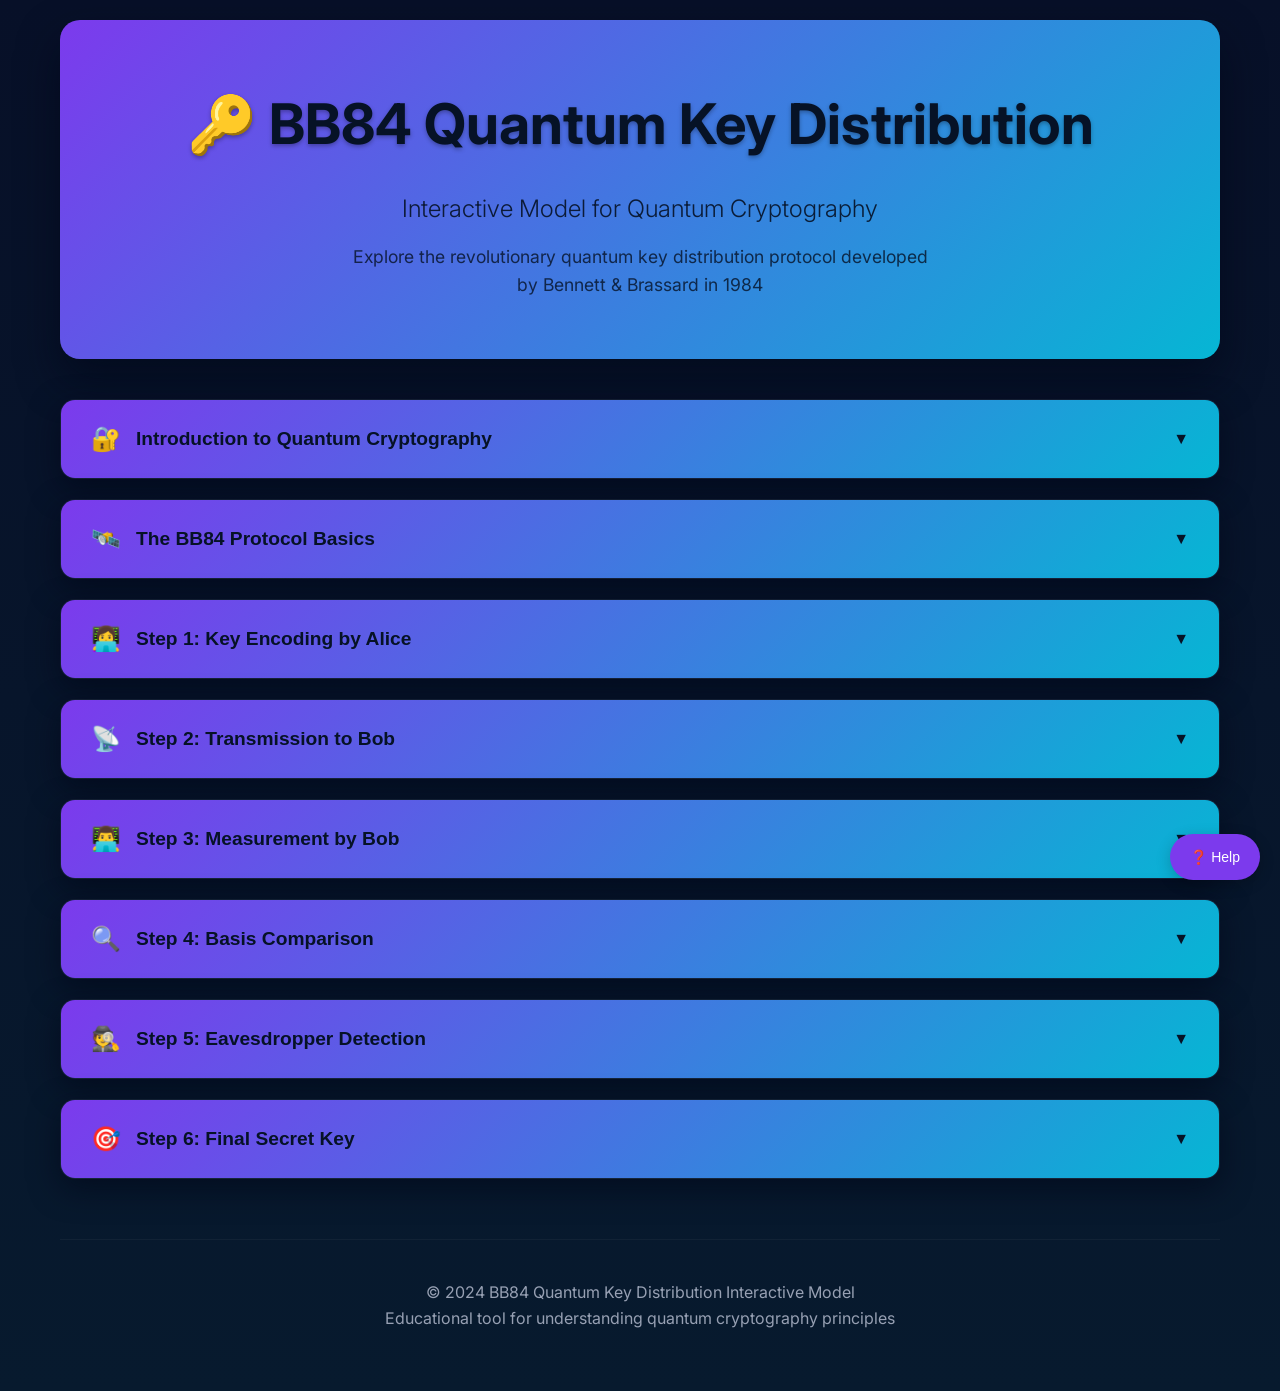
<file: BB84/index.html>
<!DOCTYPE html>
<html lang="en">
<head>
    <meta charset="UTF-8">
    <meta name="viewport" content="width=device-width, initial-scale=1.0">
    <title>BB84 Quantum Key Distribution - Interactive Model</title>
    <link rel="stylesheet" href="style.css">
    <link href="https://fonts.googleapis.com/css2?family=Inter:wght@300;400;500;600;700&display=swap" rel="stylesheet">
</head>
<body>
    <div class="container">
        <header class="hero">
            <h1>🔑 BB84 Quantum Key Distribution</h1>
            <p class="subtitle">Interactive Model for Quantum Cryptography</p>
            <p class="description">Explore the revolutionary quantum key distribution protocol developed by Bennett & Brassard in 1984</p>
        </header>

        <main class="content">
            <!-- Section 1: Introduction to Quantum Cryptography -->
            <div class="dropdown-section">
                <button class="dropdown-toggle" onclick="toggleDropdown(this)">
                    <span class="icon">🔐</span>
                    <span class="title">Introduction to Quantum Cryptography</span>
                    <span class="arrow">▼</span>
                </button>
                <div class="dropdown-content">
                    <div class="content-inner">
                        <h3>What is Quantum Cryptography?</h3>
                        <p>Quantum cryptography is a method of secure communication that uses quantum mechanical properties to ensure the security of cryptographic keys. Unlike classical cryptography, which relies on mathematical complexity, quantum cryptography is based on the fundamental laws of physics.</p>
                        
                        <h3>Classical vs. Quantum Cryptography</h3>
                        <div class="comparison">
                            <div class="classical">
                                <h4>🔒 Classical Cryptography</h4>
                                <ul>
                                    <li>Based on mathematical complexity</li>
                                    <li>Security depends on computational difficulty</li>
                                    <li>Vulnerable to quantum computers</li>
                                    <li>Examples: RSA, ECC, AES</li>
                                </ul>
                            </div>
                            <div class="quantum">
                                <h4>⚛️ Quantum Cryptography</h4>
                                <ul>
                                    <li>Based on physical laws of nature</li>
                                    <li>Security guaranteed by quantum mechanics</li>
                                    <li>Unconditionally secure against any attack</li>
                                    <li>Examples: BB84, E91, BBM92</li>
                                </ul>
                            </div>
                        </div>
                        
                        <h3>Why Security Using Quantum Principles?</h3>
                        <p>Quantum mechanics provides several key advantages:</p>
                        <ul>
                            <li><strong>No-Cloning Theorem:</strong> Quantum states cannot be perfectly copied</li>
                            <li><strong>Measurement Disturbance:</strong> Measuring a quantum state changes it</li>
                            <li><strong>Uncertainty Principle:</strong> Certain properties cannot be simultaneously known</li>
                            <li><strong>Entanglement:</strong> Particles can be correlated in ways impossible classically</li>
                        </ul>
                    </div>
                </div>
            </div>

            <!-- Section 2: BB84 Protocol Basics -->
            <div class="dropdown-section">
                <button class="dropdown-toggle" onclick="toggleDropdown(this)">
                    <span class="icon">🛰️</span>
                    <span class="title">The BB84 Protocol Basics</span>
                    <span class="arrow">▼</span>
                </button>
                <div class="dropdown-content">
                    <div class="content-inner">
                        <h3>Historical Background</h3>
                        <p>The BB84 protocol was developed by <strong>Charles Bennett</strong> and <strong>Gilles Brassard</strong> in 1984, marking the birth of quantum key distribution (QKD). It was the first practical protocol to demonstrate the potential of quantum mechanics for secure communication.</p>
                        
                        <h3>Core Concept</h3>
                        <p>BB84 uses the polarization of individual photons to encode binary information (0s and 1s). The security comes from the fact that measuring a photon's polarization in the wrong basis gives random results.</p>
                        
                        <h3>Two Measurement Bases</h3>
                        <div class="bases-explanation">
                            <div class="basis">
                                <h4>➕ Rectilinear Basis (+)</h4>
                                <p>Measures horizontal (→) and vertical (↑) polarization</p>
                                <div class="polarization-demo">
                                    <span class="photon horizontal">→</span>
                                    <span class="photon vertical">↑</span>
                                </div>
                            </div>
                            <div class="basis">
                                <h4>❌ Diagonal Basis (×)</h4>
                                <p>Measures diagonal (↗) and anti-diagonal (↘) polarization</p>
                                <div class="polarization-demo">
                                    <span class="photon diagonal">↗</span>
                                    <span class="photon anti-diagonal">↘</span>
                                </div>
                            </div>
                        </div>
                        
                        <h3>Key Properties</h3>
                        <ul>
                            <li>Uses single photons (quantum particles of light)</li>
                            <li>Impossible to clone quantum states perfectly</li>
                            <li>Measurement disturbs the quantum state</li>
                            <li>Provides information-theoretic security</li>
                        </ul>
                    </div>
                </div>
            </div>

            <!-- Section 3: Step 1 - Key Encoding by Alice -->
            <div class="dropdown-section">
                <button class="dropdown-toggle" onclick="toggleDropdown(this)">
                    <span class="icon">👩‍💻</span>
                    <span class="title">Step 1: Key Encoding by Alice</span>
                    <span class="arrow">▼</span>
                </button>
                <div class="dropdown-content">
                    <div class="content-inner">
                        <h3>Alice's Encoding Process</h3>
                        <p>Alice begins the protocol by preparing a sequence of photons, each encoding one bit of information. For each photon, she makes two random choices:</p>
                        
                        <div class="encoding-steps">
                            <div class="step">
                                <h4>1️⃣ Choose a Bit</h4>
                                <p>Randomly select either 0 or 1</p>
                                <div class="bit-choice">
                                    <button class="bit-btn" onclick="simulateBitChoice(0)">0</button>
                                    <button class="bit-btn" onclick="simulateBitChoice(1)">1</button>
                                </div>
                            </div>
                            
                            <div class="step">
                                <h4>2️⃣ Choose a Basis</h4>
                                <p>Randomly select either + or × basis</p>
                                <div class="basis-choice">
                                    <button class="basis-btn" onclick="simulateBasisChoice('+')">+</button>
                                    <button class="basis-btn" onclick="simulateBasisChoice('×')">×</button>
                                </div>
                            </div>
                        </div>
                        
                        <h3>Encoding Rules</h3>
                        <div class="encoding-table">
                            <table>
                                <thead>
                                    <tr>
                                        <th>Bit</th>
                                        <th>+ Basis</th>
                                        <th>× Basis</th>
                                    </tr>
                                </thead>
                                <tbody>
                                    <tr>
                                        <td>0</td>
                                        <td><span class="photon horizontal">→</span> (Horizontal)</td>
                                        <td><span class="photon diagonal">↗</span> (Diagonal)</td>
                                    </tr>
                                    <tr>
                                        <td>1</td>
                                        <td><span class="photon vertical">↑</span> (Vertical)</td>
                                        <td><span class="photon anti-diagonal">↘</span> (Anti-diagonal)</td>
                                    </tr>
                                </tbody>
                            </table>
                        </div>
                        
                        <h3>Interactive Example</h3>
                        <div class="interactive-demo">
                            <p>Click the buttons above to see Alice's choices and the resulting photon polarization:</p>
                            <div class="demo-result">
                                <p>Bit: <span id="demo-bit">-</span></p>
                                <p>Basis: <span id="demo-basis">-</span></p>
                                <p>Photon: <span id="demo-photon">-</span></p>
                            </div>
                        </div>
                    </div>
                </div>
            </div>

            <!-- Section 4: Step 2 - Transmission to Bob -->
            <div class="dropdown-section">
                <button class="dropdown-toggle" onclick="toggleDropdown(this)">
                    <span class="icon">📡</span>
                    <span class="title">Step 2: Transmission to Bob</span>
                    <span class="arrow">▼</span>
                </button>
                <div class="dropdown-content">
                    <div class="content-inner">
                        <h3>Quantum Channel Transmission</h3>
                        <p>Alice sends the polarized photons through a quantum channel (typically optical fiber or free space) to Bob. This is where the quantum magic happens!</p>
                        
                        <div class="transmission-visual">
                            <div class="alice">
                                <span class="icon">👩‍💻</span>
                                <p>Alice</p>
                            </div>
                            <div class="channel">
                                <div class="photon-stream">
                                    <span class="photon">→</span>
                                    <span class="photon">↑</span>
                                    <span class="photon">↗</span>
                                    <span class="photon">↘</span>
                                </div>
                                <div class="channel-label">Quantum Channel</div>
                            </div>
                            <div class="bob">
                                <span class="icon">👨‍💻</span>
                                <p>Bob</p>
                            </div>
                        </div>
                        
                        <h3>Key Security Features</h3>
                        <div class="security-features">
                            <div class="feature">
                                <h4>🚫 No-Cloning Theorem</h4>
                                <p>It's impossible to create a perfect copy of an unknown quantum state. This means Eve cannot intercept and copy the photons without detection.</p>
                            </div>
                            <div class="feature">
                                <h4>⚠️ Measurement Disturbance</h4>
                                <p>When Eve measures a photon in the wrong basis, she disturbs the quantum state. This disturbance can be detected by Alice and Bob.</p>
                            </div>
                            <div class="feature">
                                <h4>🔍 Uncertainty Principle</h4>
                                <p>Eve cannot simultaneously know both the bit value and the basis used, making it impossible to extract information without introducing errors.</p>
                            </div>
                        </div>
                        
                        <h3>Eavesdropper Detection</h3>
                        <p>If Eve tries to intercept the photons:</p>
                        <ul>
                            <li>She must measure each photon to read the information</li>
                            <li>If she uses the wrong basis, she gets random results</li>
                            <li>Her measurement disturbs the photon's state</li>
                            <li>This disturbance increases the error rate between Alice and Bob</li>
                            <li>Higher error rates indicate potential eavesdropping</li>
                        </ul>
                    </div>
                </div>
            </div>

            <!-- Section 5: Step 3 - Measurement by Bob -->
            <div class="dropdown-section">
                <button class="dropdown-toggle" onclick="toggleDropdown(this)">
                    <span class="icon">👨‍💻</span>
                    <span class="title">Step 3: Measurement by Bob</span>
                    <span class="arrow">▼</span>
                </button>
                <div class="dropdown-content">
                    <div class="content-inner">
                        <h3>Bob's Measurement Process</h3>
                        <p>Bob receives the photons and must measure each one to determine the encoded bit. Like Alice, he randomly chooses a measurement basis for each photon.</p>
                        
                        <div class="measurement-process">
                            <div class="step">
                                <h4>1️⃣ Receive Photon</h4>
                                <p>Bob receives a photon from the quantum channel</p>
                            </div>
                            <div class="step">
                                <h4>2️⃣ Choose Basis</h4>
                                <p>Randomly select + or × basis for measurement</p>
                                <div class="basis-choice">
                                    <button class="basis-btn" onclick="simulateBobMeasurement('+')">+</button>
                                    <button class="basis-btn" onclick="simulateBobMeasurement('×')">×</button>
                                </div>
                            </div>
                            <div class="step">
                                <h4>3️⃣ Measure & Record</h4>
                                <p>Record the measurement result (0 or 1)</p>
                            </div>
                        </div>
                        
                        <h3>Measurement Outcomes</h3>
                        <div class="measurement-outcomes">
                            <div class="outcome">
                                <h4>✅ Basis Match</h4>
                                <p>When Bob's basis matches Alice's basis, he gets the correct bit with 100% accuracy.</p>
                                <div class="example">
                                    <p><strong>Example:</strong> Alice sends 1 in + basis (↑), Bob measures in + basis → Result: 1 ✓</p>
                                </div>
                            </div>
                            <div class="outcome">
                                <h4>❌ Basis Mismatch</h4>
                                <p>When Bob's basis differs from Alice's, he gets a random result (50% chance of 0 or 1).</p>
                                <div class="example">
                                    <p><strong>Example:</strong> Alice sends 1 in + basis (↑), Bob measures in × basis → Random result: 0 or 1</p>
                                </div>
                            </div>
                        </div>
                        
                        <h3>Interactive Measurement Simulator</h3>
                        <div class="measurement-simulator">
                            <p>Simulate Bob's measurement of a photon:</p>
                            <div class="simulator-controls">
                                <label>Alice's Bit: <input type="number" id="alice-bit" min="0" max="1" value="0"></label>
                                <label>Alice's Basis: <select id="alice-basis">
                                    <option value="+">+</option>
                                    <option value="×">×</option>
                                </select></label>
                                <label>Bob's Basis: <select id="bob-basis">
                                    <option value="+">+</option>
                                    <option value="×">×</option>
                                </select></label>
                                <button onclick="runMeasurementSimulation()">Simulate Measurement</button>
                            </div>
                            <div class="simulator-result">
                                <p>Result: <span id="measurement-result">-</span></p>
                                <p>Accuracy: <span id="measurement-accuracy">-</span></p>
                            </div>
                        </div>
                    </div>
                </div>
            </div>

            <!-- Section 6: Step 4 - Basis Comparison -->
            <div class="dropdown-section">
                <button class="dropdown-toggle" onclick="toggleDropdown(this)">
                    <span class="icon">🔍</span>
                    <span class="title">Step 4: Basis Comparison</span>
                    <span class="arrow">▼</span>
                </button>
                <div class="dropdown-content">
                    <div class="content-inner">
                        <h3>Public Basis Exchange</h3>
                        <p>After Bob has measured all photons, Alice and Bob communicate over a public (but authenticated) classical channel to compare their basis choices. This step is crucial for key generation.</p>
                        
                        <div class="basis-comparison-visual">
                            <div class="comparison-step">
                                <h4>1️⃣ Public Communication</h4>
                                <p>Alice and Bob announce their basis choices for each photon</p>
                                <div class="public-channel">
                                    <span>📢 Public Channel (Eve can listen)</span>
                                </div>
                            </div>
                            <div class="comparison-step">
                                <h4>2️⃣ Identify Matches</h4>
                                <p>Find photons where both used the same basis</p>
                                <div class="match-identification">
                                    <span>✅ Basis Match</span>
                                    <span>❌ Basis Mismatch</span>
                                </div>
                            </div>
                            <div class="comparison-step">
                                <h4>3️⃣ Form Raw Key</h4>
                                <p>Keep only the bits from matching basis measurements</p>
                                <div class="raw-key">
                                    <span>🔑 Raw Key</span>
                                </div>
                            </div>
                        </div>
                        
                        <h3>Example Basis Comparison</h3>
                        <div class="comparison-example">
                            <table class="comparison-table">
                                <thead>
                                    <tr>
                                        <th>Photon #</th>
                                        <th>Alice's Bit</th>
                                        <th>Alice's Basis</th>
                                        <th>Bob's Basis</th>
                                        <th>Basis Match?</th>
                                        <th>Keep Bit?</th>
                                    </tr>
                                </thead>
                                <tbody>
                                    <tr class="match">
                                        <td>1</td>
                                        <td>1</td>
                                        <td>+</td>
                                        <td>+</td>
                                        <td>✅ Yes</td>
                                        <td>✅ Yes</td>
                                    </tr>
                                    <tr class="mismatch">
                                        <td>2</td>
                                        <td>0</td>
                                        <td>×</td>
                                        <td>+</td>
                                        <td>❌ No</td>
                                        <td>❌ No</td>
                                    </tr>
                                    <tr class="match">
                                        <td>3</td>
                                        <td>1</td>
                                        <td>×</td>
                                        <td>×</td>
                                        <td>✅ Yes</td>
                                        <td>✅ Yes</td>
                                    </tr>
                                    <tr class="mismatch">
                                        <td>4</td>
                                        <td>0</td>
                                        <td>+</td>
                                        <td>×</td>
                                        <td>❌ No</td>
                                        <td>❌ No</td>
                                    </tr>
                                </tbody>
                            </table>
                            <p><strong>Raw Key:</strong> 1, 1 (from photons 1 and 3)</p>
                        </div>
                        
                        <h3>Key Insights</h3>
                        <ul>
                            <li><strong>Public Information:</strong> Basis choices are not secret and can be shared publicly</li>
                            <li><strong>Private Information:</strong> The actual bit values remain secret</li>
                            <li><strong>Key Length:</strong> Raw key is typically 25-50% of transmitted bits</li>
                            <li><strong>Security:</strong> Eve learns nothing useful from basis information alone</li>
                        </ul>
                    </div>
                </div>
            </div>

            <!-- Section 7: Step 5 - Eavesdropper Detection -->
            <div class="dropdown-section">
                <button class="dropdown-toggle" onclick="toggleDropdown(this)">
                    <span class="icon">🕵️</span>
                    <span class="title">Step 5: Eavesdropper Detection</span>
                    <span class="arrow">▼</span>
                </button>
                <div class="dropdown-content">
                    <div class="content-inner">
                        <h3>Detecting Eavesdropping</h3>
                        <p>One of the most powerful features of BB84 is its ability to detect eavesdropping attempts. This is achieved through error rate analysis and privacy amplification.</p>
                        
                        <div class="eavesdropper-detection">
                            <div class="detection-method">
                                <h4>🔍 Error Rate Analysis</h4>
                                <p>Alice and Bob compare a subset of their raw key to estimate the error rate. In the absence of eavesdropping, the error rate should be very low (typically < 2%).</p>
                            </div>
                            <div class="detection-method">
                                <h4>📊 Privacy Amplification</h4>
                                <p>If the error rate is acceptable, they apply privacy amplification techniques to distill a shorter, more secure final key.</p>
                            </div>
                        </div>
                        
                        <h3>How Eve's Interference Creates Errors</h3>
                        <div class="eve-interference">
                            <div class="scenario">
                                <h4>🚫 Without Eve (Normal Operation)</h4>
                                <ul>
                                    <li>Alice sends photon in + basis</li>
                                    <li>Bob measures in + basis</li>
                                    <li>Result: Perfect correlation</li>
                                    <li>Error rate: ~0%</li>
                                </ul>
                            </div>
                            <div class="scenario">
                                <h4>🕵️ With Eve (Eavesdropping)</h4>
                                <ul>
                                    <li>Alice sends photon in + basis</li>
                                    <li>Eve intercepts and measures in × basis</li>
                                    <li>Eve's measurement disturbs the state</li>
                                    <li>Bob measures disturbed photon</li>
                                    <li>Result: Increased error rate (~25%)</li>
                                </ul>
                            </div>
                        </div>
                        
                        <h3>Interactive Eavesdropper Simulator</h3>
                        <div class="eve-simulator">
                            <div class="simulator-controls">
                                <label>
                                    <input type="checkbox" id="eve-present" onchange="toggleEveSimulation()">
                                    Include Eve (Eavesdropper)
                                </label>
                                <button onclick="runEveSimulation()">Run Simulation</button>
                            </div>
                            <div class="simulation-results">
                                <div class="result-metric">
                                    <h4>Error Rate</h4>
                                    <p><span id="error-rate">0%</span></p>
                                </div>
                                <div class="result-metric">
                                    <h4>Key Length</h4>
                                    <p><span id="key-length">100 bits</span></p>
                                </div>
                                <div class="result-metric">
                                    <h4>Security Level</h4>
                                    <p><span id="security-level">High</span></p>
                                </div>
                            </div>
                            <div class="eve-detection">
                                <p>Eve Detection: <span id="eve-detected">No eavesdropping detected</span></p>
                            </div>
                        </div>
                        
                        <h3>Security Thresholds</h3>
                        <div class="security-thresholds">
                            <table>
                                <thead>
                                    <tr>
                                        <th>Error Rate</th>
                                        <th>Security Status</th>
                                        <th>Action</th>
                                    </tr>
                                </thead>
                                <tbody>
                                    <tr class="secure">
                                        <td>< 2%</td>
                                        <td>✅ Secure</td>
                                        <td>Proceed with key generation</td>
                                    </tr>
                                    <tr class="warning">
                                        <td>2% - 11%</td>
                                        <td>⚠️ Suspicious</td>
                                        <td>Apply privacy amplification</td>
                                    </tr>
                                    <tr class="insecure">
                                        <td>> 11%</td>
                                        <td>❌ Insecure</td>
                                        <td>Abort protocol</td>
                                    </tr>
                                </tbody>
                            </table>
                        </div>
                    </div>
                </div>
            </div>

            <!-- Section 8: Step 6 - Final Secret Key -->
            <div class="dropdown-section">
                <button class="dropdown-toggle" onclick="toggleDropdown(this)">
                    <span class="icon">🎯</span>
                    <span class="title">Step 6: Final Secret Key</span>
                    <span class="arrow">▼</span>
                </button>
                <div class="dropdown-content">
                    <div class="content-inner">
                        <h3>Key Distillation Process</h3>
                        <p>After successful eavesdropper detection, Alice and Bob perform key distillation to convert their raw key into a final, highly secure secret key suitable for cryptographic applications.</p>
                        
                        <div class="key-distillation-steps">
                            <div class="step">
                                <h4>1️⃣ Error Correction</h4>
                                <p>Correct any remaining bit errors in the raw key using error correction codes</p>
                            </div>
                            <div class="step">
                                <h4>2️⃣ Privacy Amplification</h4>
                                <p>Apply cryptographic hash functions to eliminate any information Eve might have gained</p>
                            </div>
                            <div class="step">
                                <h4>3️⃣ Final Key Generation</h4>
                                <p>Generate the final secret key with proven security guarantees</p>
                            </div>
                        </div>
                        
                        <h3>Final Key Properties</h3>
                        <div class="key-properties">
                            <div class="property">
                                <h4>🔒 Information-Theoretic Security</h4>
                                <p>The final key is secure against any computational attack, regardless of Eve's computing power</p>
                            </div>
                            <div class="property">
                                <h4>📏 Optimal Length</h4>
                                <p>The key length is optimized to maximize security while maintaining efficiency</p>
                            </div>
                            <div class="property">
                                <h4>🎲 Perfect Randomness</h4>
                                <p>Each bit is truly random and unpredictable to any adversary</p>
                            </div>
                        </div>
                        
                        <h3>Applications of the Final Key</h3>
                        <div class="key-applications">
                            <div class="application">
                                <h4>🔐 One-Time Pad</h4>
                                <p>Use the key for unbreakable encryption by XORing with plaintext</p>
                            </div>
                            <div class="application">
                                <h4>🔑 Symmetric Encryption</h4>
                                <p>Use as a key for AES or other symmetric encryption algorithms</p>
                            </div>
                            <div class="application">
                                <h4>🔐 Authentication</h4>
                                <p>Use for message authentication codes (MACs) or digital signatures</p>
                            </div>
                        </div>
                        
                        <h3>Complete BB84 Protocol Summary</h3>
                        <div class="protocol-summary">
                            <div class="summary-step">
                                <span class="step-number">1</span>
                                <p>Alice encodes random bits using random bases</p>
                            </div>
                            <div class="summary-step">
                                <span class="step-number">2</span>
                                <p>Photons transmitted through quantum channel</p>
                            </div>
                            <div class="summary-step">
                                <span class="step-number">3</span>
                                <p>Bob measures photons using random bases</p>
                            </div>
                            <div class="summary-step">
                                <span class="step-number">4</span>
                                <p>Public basis comparison to identify matches</p>
                            </div>
                            <div class="summary-step">
                                <span class="step-number">5</span>
                                <p>Error rate analysis to detect eavesdropping</p>
                            </div>
                            <div class="summary-step">
                                <span class="step-number">6</span>
                                <p>Key distillation for final secret key</p>
                            </div>
                        </div>
                        
                        <h3>Security Guarantees</h3>
                        <div class="security-guarantees">
                            <ul>
                                <li><strong>Unconditional Security:</strong> Secure against any future computational attack</li>
                                <li><strong>Forward Secrecy:</strong> Compromised keys don't affect past communications</li>
                                <li><strong>Eavesdropper Detection:</strong> Any interception attempt is detected with high probability</li>
                                <li><strong>Information-Theoretic:</strong> Security based on laws of physics, not computational assumptions</li>
                            </ul>
                        </div>
                    </div>
                </div>
            </div>
        </main>

        <footer class="footer">
            <p>&copy; 2024 BB84 Quantum Key Distribution Interactive Model</p>
            <p>Educational tool for understanding quantum cryptography principles</p>
        </footer>
    </div>

    <script src="script.js"></script>
</body>
</html>
</file>
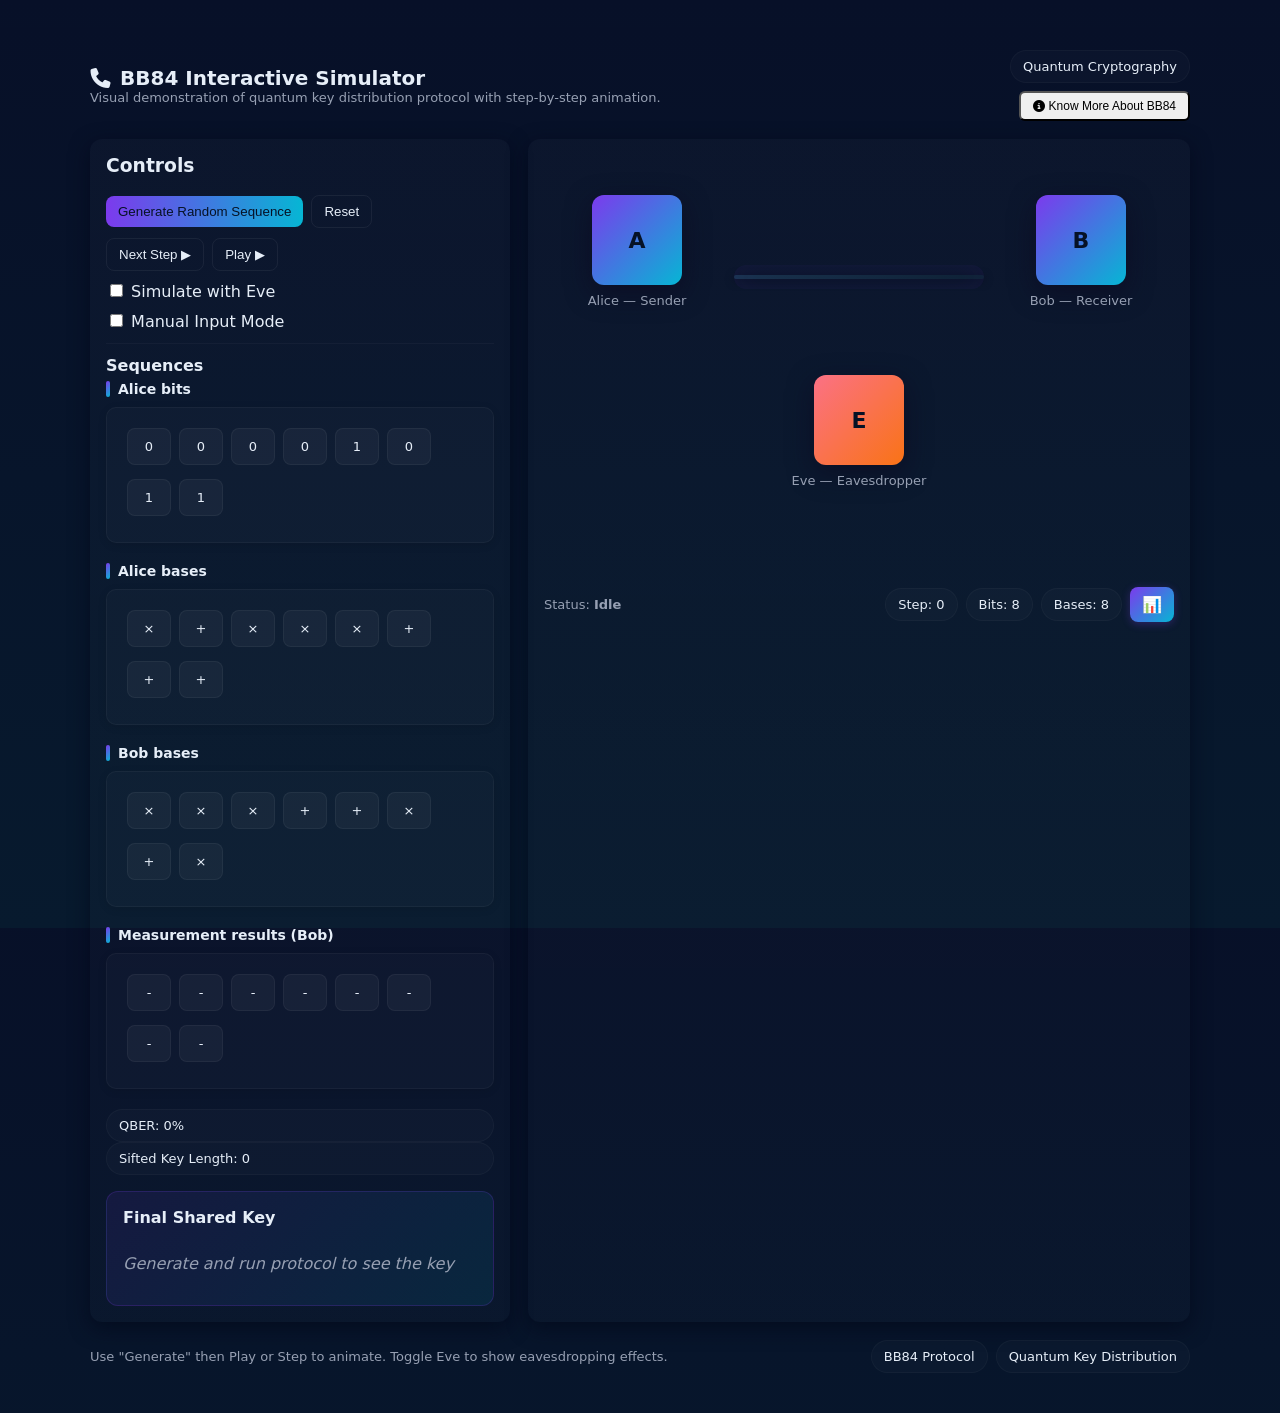
<file: HomeIndex.html>
<!doctype html>
<html lang="en">
<head>
  <meta charset="utf-8" />
  <meta name="viewport" content="width=device-width,initial-scale=1" />
  <title>BB84 Protocol — Interactive Simulator</title>

  <!-- GSAP for smooth animations -->
  <script src="https://cdnjs.cloudflare.com/ajax/libs/gsap/3.12.2/gsap.min.js"></script>
  <!-- Font Awesome for icons -->
  <link rel="stylesheet" href="https://cdnjs.cloudflare.com/ajax/libs/font-awesome/6.5.0/css/all.min.css"/>

  <style>
    :root{
      --bg: #0f1724;
      --card: #0b1220;
      --accent: #7c3aed;
      --accent-2: #06b6d4;
      --muted: #97a0b3;
      --glass: rgba(255,255,255,0.04);
      --success: #10b981;
      --danger: #ef4444;
      font-family: Inter, ui-sans-serif, system-ui, -apple-system, "Segoe UI", Roboto, "Helvetica Neue", Arial;
    }
    html,body{height:100%;margin:0;background:linear-gradient(180deg,#071028 0%, #071a2e 100%);color:#e6eef8}
    .wrap{max-width:1100px;margin:28px auto;padding:22px}

    header{display:flex;align-items:center;justify-content:space-between;margin-bottom:18px}
    header h1{font-size:20px;margin:0;display:flex;gap:10px;align-items:center}
    header p{color:var(--muted);margin:0;font-size:13px}

    .grid{display:grid;grid-template-columns:420px 1fr;gap:18px}

    .card{background:linear-gradient(180deg, rgba(255,255,255,0.02), rgba(255,255,255,0.01));border-radius:12px;padding:16px;box-shadow:0 6px 20px rgba(2,6,23,0.6);}

    /* Left column controls */
    .controls .row{display:flex;gap:8px;align-items:center;margin-bottom:10px}
    .controls button{background:transparent;border:1px solid rgba(255,255,255,0.06);padding:8px 12px;border-radius:8px;color:inherit;cursor:pointer}
    .controls button.primary{background:linear-gradient(90deg,var(--accent),var(--accent-2));border:0;color:#061226}
    .controls .toggle{display:flex;gap:8px;align-items:center}
    .toggle input{accent-color:var(--accent)}

    /* Manual input styling */
    .manual-row{display:flex;gap:8px;align-items:center;margin-bottom:8px}
    .manual-row label{min-width:100px;font-size:13px;color:var(--muted)}
    .manual-row input,.manual-row select{flex:1;background:rgba(255,255,255,0.05);border:1px solid rgba(255,255,255,0.1);padding:6px 8px;border-radius:6px;color:inherit;font-size:12px}
    .manual-row input:focus,.manual-row select:focus{outline:none;border-color:var(--accent)}
    
    /* Compare button styling */
    .compare-btn{background:linear-gradient(135deg,var(--accent),var(--accent-2));border:none;padding:8px 12px;border-radius:8px;color:#061226;cursor:pointer;font-weight:600;transition:all 0.2s ease;box-shadow:0 2px 8px rgba(124,58,237,0.3)}
    .compare-btn:hover{transform:translateY(-1px);box-shadow:0 4px 12px rgba(124,58,237,0.4)}
    .compare-btn:active{transform:translateY(0)}

    /* Visual stage */
    .stage{position:relative;height:420px;overflow:hidden}
    .participant{position:absolute;top:40px;width:150px;display:flex;flex-direction:column;align-items:center;gap:8px}
    .alice{left:18px}
    .bob{right:18px}
    .eve{left:calc(50% - 75px);top:220px}

    .avatar{width:90px;height:90px;border-radius:12px;background:linear-gradient(135deg,var(--accent),var(--accent-2));display:flex;align-items:center;justify-content:center;font-weight:700;font-size:22px;color:#061226;box-shadow:0 8px 26px rgba(12,8,32,0.6)}
    .label{font-size:13px;color:var(--muted)}

    /* fiber path */
    .fiber{position:absolute;left:190px;right:190px;height:4px;top:120px;background:linear-gradient(90deg,#16324a,#0b2130);border-radius:4px;box-shadow:0 2px 8px rgba(2,8,20,0.6)}
    .fiber::after{content:'';position:absolute;left:0;right:0;top:-10px;height:24px;border-radius:12px;box-shadow:inset 0 0 30px rgba(124,58,237,0.08)}

    /* photon */
    .photon{position:absolute;width:36px;height:36px;border-radius:50%;display:flex;align-items:center;justify-content:center;font-weight:700;color:#061226;background:linear-gradient(135deg,#fff,#f0f5ff);box-shadow:0 8px 22px rgba(12,8,32,0.4);}
    .arrow{font-size:18px}

    /* bits & bases bars */
    .bars{display:flex;gap:8px;flex-wrap:wrap;min-height:50px;align-items:flex-start;padding:4px;align-content:flex-start}
    .bar{background:var(--glass);padding:10px 12px;border-radius:8px;min-width:44px;text-align:center;font-size:13px;margin-bottom:6px;flex-shrink:0;box-sizing:border-box;border:1px solid rgba(255,255,255,0.05);height:fit-content}
    .bar.match{border:1px solid rgba(16,185,129,0.2);box-shadow:0 6px 18px rgba(16,185,129,0.04)}
    .bar.mismatch{border:1px solid rgba(239,68,68,0.12)}

    /* Improved table layout for sequences */
    .sequence-section{margin-bottom:20px}
    .sequence-section:last-child{margin-bottom:0}
    .sequence-title{font-weight:600;margin-bottom:10px;color:#e6eef8;font-size:14px;display:flex;align-items:center;gap:8px}
    .sequence-title::before{content:'';width:4px;height:16px;background:linear-gradient(135deg,var(--accent),var(--accent-2));border-radius:2px}
    .sequence-container{background:rgba(255,255,255,0.02);border-radius:10px;padding:16px;border:1px solid rgba(255,255,255,0.04);box-shadow:0 2px 8px rgba(0,0,0,0.1)}

    /* Comprehensive Results Table Styling */
    .results-grid{display:grid;grid-template-columns:repeat(auto-fit,minmax(280px,1fr));gap:16px;margin-bottom:16px}
    .result-section{background:rgba(255,255,255,0.02);border-radius:10px;padding:16px;border:1px solid rgba(255,255,255,0.04)}
    .result-title{font-weight:600;margin-bottom:12px;font-size:14px;padding-bottom:8px;border-bottom:1px solid rgba(255,255,255,0.06)}
    .result-content{display:flex;flex-direction:column;gap:8px}
    .result-row{display:flex;gap:8px;align-items:flex-start}
    .result-label{min-width:80px;font-size:12px;color:var(--muted);font-weight:500}
    .result-bits,.result-bases{display:flex;gap:4px;flex-wrap:wrap;align-items:center}
    .result-bits .bit,.result-bases .base{background:rgba(255,255,255,0.05);padding:6px 8px;border-radius:6px;font-size:11px;font-weight:600;min-width:24px;text-align:center;border:1px solid rgba(255,255,255,0.08)}
    .result-basis-matches .bit,.result-basis-matches .base{background:rgba(16,185,129,0.2);border-color:rgba(16,185,129,0.4)}
    .result-discarded .bit,.result-discarded .base{background:rgba(239,68,68,0.2);border-color:rgba(239,68,68,0.4)}
    .final-key-bits{display:flex;gap:6px;flex-wrap:wrap;align-items:center}
    .final-key-bits .key-bit{background:linear-gradient(135deg,rgba(124,58,237,0.3),rgba(6,182,212,0.3));padding:8px 12px;border-radius:8px;font-weight:700;font-size:14px;border:1px solid rgba(124,58,237,0.4);box-shadow:0 4px 12px rgba(124,58,237,0.2)}
    
    /* Color coding for participants */
    .alice-color{color:#3b82f6;border-bottom-color:#3b82f6}
    .bob-color{color:#10b981;border-bottom-color:#10b981}
    .eve-color{color:#ef4444;border-bottom-color:#ef4444}
    
    /* Enhanced tooltips and hover effects */
    .bit,.base,.key-bit{transition:all 0.2s ease;cursor:pointer}
    .bit:hover,.base:hover,.key-bit:hover{transform:scale(1.1);box-shadow:0 4px 12px rgba(0,0,0,0.3)}
    
    /* Responsive improvements for results table */
    @media (max-width:768px){
      .results-grid{grid-template-columns:1fr}
      .result-section{padding:12px}
      .result-row{flex-direction:column;gap:4px}
      .result-label{min-width:auto}
    }

    footer.stats{display:flex;gap:12px;align-items:center;margin-top:12px}
    .chip{background:rgba(255,255,255,0.02);padding:8px 12px;border-radius:999px;font-size:13px;border:1px solid rgba(255,255,255,0.03)}

    /* Key area */
    .keybox{display:flex;gap:8px;flex-wrap:wrap;margin-top:12px}
    .keybox .key{background:linear-gradient(90deg,rgba(255,255,255,0.03),rgba(255,255,255,0.02));padding:10px 12px;border-radius:8px;font-weight:600}

    /* Final key display */
    .final-key-section{background:linear-gradient(135deg,rgba(124,58,237,0.1),rgba(6,182,212,0.1));border:1px solid rgba(124,58,237,0.2);border-radius:12px;padding:16px;margin-top:16px}
    .final-key-title{font-size:16px;font-weight:600;margin-bottom:12px;color:#e6eef8}
    .final-key-display{display:flex;gap:8px;flex-wrap:wrap;min-height:50px;align-items:center}
    .final-key-display .key{background:linear-gradient(135deg,rgba(124,58,237,0.2),rgba(6,182,212,0.2));padding:12px 16px;border-radius:10px;font-weight:700;font-size:16px;color:#e6eef8;border:1px solid rgba(124,58,237,0.3);box-shadow:0 4px 12px rgba(124,58,237,0.1)}

    /* Comparison animation */
    .comparison-animation{position:absolute;top:280px;left:50%;transform:translateX(-50%);width:300px;height:80px;display:flex;align-items:center;justify-content:space-between;opacity:0}
    .comparison-item{width:120px;text-align:center}
    .comparison-arrow{font-size:24px;color:var(--accent);animation:pulse 2s infinite}
    @keyframes pulse{0%,100%{opacity:0.6}50%{opacity:1}}

    /* Eve interception display - Card Style UI */
    .eve-interception{position:absolute;top:180px;left:50%;transform:translateX(-50%);width:450px;min-height:220px;background:linear-gradient(135deg,rgba(239,68,68,0.12),rgba(239,68,68,0.08));border:2px solid rgba(239,68,68,0.5);border-radius:20px;padding:24px;opacity:0;display:none;box-shadow:0 12px 40px rgba(239,68,68,0.25),inset 0 1px 0 rgba(255,255,255,0.1)}
    
    .eve-header{display:flex;align-items:center;gap:12px;margin-bottom:20px;justify-content:center}
    .eve-icon{font-size:28px;filter:drop-shadow(0 2px 4px rgba(0,0,0,0.3))}
    .eve-title{font-size:18px;font-weight:700;color:#ef4444;text-align:center;text-shadow:0 1px 2px rgba(0,0,0,0.3)}
    
    .eve-mini-table{display:flex;flex-direction:column;gap:14px;margin-bottom:20px;background:rgba(255,255,255,0.95);border-radius:12px;padding:16px;border:1px solid rgba(239,68,68,0.2)}
    .eve-table-row{display:flex;align-items:center;gap:16px}
    .eve-table-label{min-width:120px;font-size:14px;font-weight:700;color:#ef4444;text-align:right}
    .eve-table-data{display:flex;gap:6px;flex-wrap:wrap;font-family:'Courier New',monospace;font-size:15px;font-weight:600;color:#1f2937;background:rgba(255,255,255,0.9);padding:8px 12px;border-radius:10px;border:1px solid rgba(239,68,68,0.3);min-height:40px;align-items:center;justify-content:center;min-width:220px}
    
    /* Individual sequence items styling */
    .eve-table-data span{display:inline-block;min-width:28px;height:28px;line-height:28px;text-align:center;border-radius:6px;background:rgba(239,68,68,0.15);border:1px solid rgba(239,68,68,0.3);transition:all 0.2s ease;font-weight:700}
    .eve-table-data span:hover{transform:scale(1.1);box-shadow:0 4px 12px rgba(239,68,68,0.3)}
    .eve-table-data span.error{background:rgba(239,68,68,0.3);border-color:rgba(239,68,68,0.6);color:#dc2626}
    .eve-table-data span.placeholder{background:rgba(255,255,255,0.3);border:1px solid rgba(255,255,255,0.5);color:rgba(0,0,0,0.5)}
    
    .eve-summary{display:flex;flex-direction:column;gap:10px;padding-top:16px;border-top:1px solid rgba(239,68,68,0.2)}
    .eve-summary-item{display:flex;align-items:center;gap:10px;font-size:14px;padding:10px 14px;border-radius:10px;background:rgba(255,255,255,0.1);border:1px solid rgba(255,255,255,0.1)}
    .eve-summary-item.success{background:rgba(16,185,129,0.2);border-color:rgba(16,185,129,0.4)}
    .eve-summary-item.error{background:rgba(239,68,68,0.2);border-color:rgba(239,68,68,0.4)}
    .eve-summary-icon{font-size:18px}
    .eve-summary-text{color:#e6eef8;font-weight:600}
    .eve-summary-text strong{color:#ffffff}

    /* Comparison results - positioned in right corner below steps/bits */
    .comparison-results{position:absolute;bottom:60px;right:18px;width:280px;background:rgba(255,255,255,0.02);border:1px solid rgba(255,255,255,0.06);border-radius:8px;padding:12px;opacity:0;display:none}
    .comparison-section{margin-bottom:12px}
    .comparison-section:last-child{margin-bottom:0}
    .comparison-section-title{font-size:12px;color:var(--muted);margin-bottom:6px;font-weight:500}
    .comparison-content{display:flex;gap:6px;flex-wrap:wrap;align-items:center}
    .comparison-item{background:rgba(255,255,255,0.03);padding:4px 8px;border-radius:4px;font-size:11px;min-width:20px;text-align:center}
    .comparison-item.correct{background:rgba(16,185,129,0.2);border:1px solid rgba(16,185,129,0.3)}
    .comparison-item.incorrect{background:rgba(239,68,68,0.2);border:1px solid rgba(239,68,68,0.3)}

    /* Enhanced Basis Comparison */
    .bases-comparison{position:absolute;top:320px;left:50%;transform:translateX(-50%);width:500px;min-height:280px;background:rgba(255,255,255,0.02);border:1px solid rgba(255,255,255,0.06);border-radius:16px;padding:20px;opacity:0;box-shadow:0 8px 32px rgba(0,0,0,0.2)}
    
    .bases-header{display:flex;justify-content:space-between;align-items:center;margin-bottom:20px;padding-bottom:12px;border-bottom:1px solid rgba(255,255,255,0.06)}
    .bases-title{font-size:16px;font-weight:600;color:#e6eef8;margin:0}
    .bases-toggle{display:flex;align-items:center;gap:8px}
    .bases-toggle label{font-size:13px;color:var(--muted);cursor:pointer;display:flex;align-items:center;gap:6px;transition:color 0.2s ease}
    .bases-toggle label:hover{color:#e6eef8}
    .bases-toggle input{accent-color:var(--accent);cursor:pointer}
    
    .bases-comparison-table{display:flex;flex-direction:column;gap:12px;margin-bottom:20px}
    .comparison-row{display:flex;align-items:center;gap:16px}
    .comparison-label{min-width:100px;font-size:13px;font-weight:600;color:var(--muted);text-align:right}
    .comparison-data{display:flex;gap:6px;flex-wrap:wrap;font-family:'Courier New',monospace;font-size:14px;font-weight:600;min-height:32px;align-items:center;justify-content:flex-start;min-width:300px}
    
    /* Comparison data cells */
    .comparison-data span{display:inline-block;min-width:26px;height:26px;line-height:26px;text-align:center;border-radius:6px;font-weight:700;transition:all 0.2s ease;border:1px solid transparent}
    .comparison-data span:hover{transform:scale(1.1);box-shadow:0 2px 8px rgba(0,0,0,0.2)}
    
    /* Cell states */
    .comparison-data span.match{background:rgba(16,185,129,0.3);border-color:rgba(16,185,129,0.5);color:#10b981}
    .comparison-data span.error{background:rgba(239,68,68,0.3);border-color:rgba(239,68,68,0.5);color:#ef4444}
    .comparison-data span.discarded{background:rgba(156,163,175,0.2);border-color:rgba(156,163,175,0.4);color:#9ca3af}
    
    /* Final key row styling */
    .final-key-row .comparison-label{color:#e6eef8;font-weight:700}
    .final-key-data span{background:linear-gradient(135deg,rgba(124,58,237,0.3),rgba(6,182,212,0.3));border-color:rgba(124,58,237,0.5);color:#e6eef8;min-width:30px;height:30px;line-height:30px;font-size:15px}
    
    .bases-summary{display:flex;gap:12px;justify-content:center;padding-top:16px;border-top:1px solid rgba(255,255,255,0.06)}
    .summary-item{display:flex;align-items:center;gap:8px;font-size:13px;padding:8px 12px;border-radius:8px;background:rgba(255,255,255,0.05);border:1px solid rgba(255,255,255,0.1)}
    .summary-item.match{background:rgba(16,185,129,0.15);border-color:rgba(16,185,129,0.3)}
    .summary-item.error{background:rgba(239,68,68,0.15);border-color:rgba(239,68,68,0.3)}
    .summary-item.discarded{background:rgba(156,163,175,0.15);border-color:rgba(156,163,175,0.3)}
    .summary-icon{font-size:16px}
    .summary-text{color:var(--muted);font-weight:500}
    .summary-text strong{color:#e6eef8}
    
    /* Modal styling */
    .modal-overlay{position:fixed;top:0;left:0;width:100%;height:100%;background:rgba(0,0,0,0.8);display:none;justify-content:center;align-items:center;z-index:1000;backdrop-filter:blur(4px)}
    .modal-content{background:linear-gradient(135deg,rgba(255,255,255,0.05),rgba(255,255,255,0.02));border:1px solid rgba(255,255,255,0.1);border-radius:20px;padding:0;max-width:600px;width:90%;max-height:80vh;overflow-y:auto;box-shadow:0 20px 60px rgba(0,0,0,0.5)}
    
    .modal-header{display:flex;justify-content:space-between;align-items:center;padding:24px 24px 16px 24px;border-bottom:1px solid rgba(255,255,255,0.1)}
    .modal-header h3{margin:0;color:#e6eef8;font-size:18px;font-weight:600}
    .modal-close{background:none;border:none;color:var(--muted);font-size:24px;cursor:pointer;padding:4px;border-radius:4px;transition:all 0.2s ease;width:32px;height:32px;display:flex;align-items:center;justify-content:center}
    .modal-close:hover{color:#e6eef8;background:rgba(255,255,255,0.1)}
    
    .modal-body{padding:24px}
    .comparison-table{display:flex;flex-direction:column;gap:16px;margin-bottom:24px}
    .comparison-row{display:flex;align-items:center;gap:16px}
    .comparison-label{min-width:120px;font-size:14px;font-weight:600;color:var(--muted);text-align:right}
    .comparison-data{display:flex;gap:8px;flex-wrap:wrap;font-family:'Courier New',monospace;font-size:15px;font-weight:600;min-height:36px;align-items:center;justify-content:flex-start;min-width:350px}
    
    .comparison-data span{display:inline-block;min-width:30px;height:30px;line-height:30px;text-align:center;border-radius:8px;font-weight:700;transition:all 0.2s ease;border:1px solid transparent}
    .comparison-data span:hover{transform:scale(1.1);box-shadow:0 4px 12px rgba(0,0,0,0.3)}
    .comparison-data span.match{background:rgba(16,185,129,0.3);border-color:rgba(16,185,129,0.5);color:#10b981}
    .comparison-data span.error{background:rgba(239,68,68,0.3);border-color:rgba(239,68,68,0.5);color:#ef4444}
    .comparison-data span.discarded{background:rgba(156,163,175,0.2);border-color:rgba(156,163,175,0.4);color:#9ca3af}
    
    /* Additional visual indicators */
    .comparison-data span.sampled{position:relative}
    .comparison-data span.sampled::after{content:'📊';position:absolute;top:-8px;right:-8px;font-size:10px;background:rgba(124,58,237,0.9);color:white;border-radius:50%;width:16px;height:16px;display:flex;align-items:center;justify-content:center}
    .comparison-data span.eve-interference{position:relative}
    .comparison-data span.eve-interference::after{content:'👁️';position:absolute;top:-8px;right:-8px;font-size:10px;background:rgba(239,68,68,0.9);color:white;border-radius:50%;width:16px;height:16px;display:flex;align-items:center;justify-content:center}
    
    .final-key-row .comparison-label{color:#e6eef8;font-weight:700}
    .final-key-data span{background:linear-gradient(135deg,rgba(124,58,237,0.3),rgba(6,182,212,0.3));border-color:rgba(124,58,237,0.5);color:#e6eef8;min-width:32px;height:32px;line-height:32px;font-size:16px}
    
    .comparison-summary{display:grid;grid-template-columns:repeat(auto-fit,minmax(200px,1fr));gap:12px;padding-top:20px;border-top:1px solid rgba(255,255,255,0.1)}
    .summary-item{display:flex;align-items:center;gap:10px;font-size:14px;padding:12px 16px;border-radius:10px;background:rgba(255,255,255,0.05);border:1px solid rgba(255,255,255,0.1)}
    .summary-item.match{background:rgba(16,185,129,0.15);border-color:rgba(16,185,129,0.3)}
    .summary-item.error{background:rgba(239,68,68,0.15);border-color:rgba(239,68,68,0.3)}
    .summary-item.discarded{background:rgba(156,163,175,0.15);border-color:rgba(156,163,175,0.3)}
    .summary-item.qber{background:rgba(124,58,237,0.15);border-color:rgba(124,58,237,0.3)}
    .summary-icon{font-size:18px}
    .summary-text{color:var(--muted);font-weight:500}
    .summary-text strong{color:#e6eef8}
    .qber-info{color:rgba(124,58,237,0.8);font-size:14px;cursor:help;margin-left:4px}

    /* small responsive */
    @media (max-width:980px){
      .grid{grid-template-columns:1fr;}
      .alice,.bob{position:relative;left:unset;right:unset;top:10px;}
      .fiber{display:none}
      .stage{height:520px}
      .bars{gap:6px}
      .bar{min-width:40px;padding:8px 10px;font-size:12px}
      .sequence-container{padding:12px}
      
      /* Eve interception responsive */
      .eve-interception{width:90%;max-width:450px;left:5%;transform:none}
      .eve-table-row{flex-direction:column;gap:8px;align-items:flex-start}
      .eve-table-label{min-width:auto;text-align:left}
      .eve-table-data{justify-content:flex-start;min-height:auto}
      
      /* Modal responsive */
      .modal-content{width:95%;max-width:500px}
      .comparison-row{flex-direction:column;gap:8px;align-items:flex-start}
      .comparison-label{min-width:auto;text-align:left}
      .comparison-data{justify-content:flex-start;min-width:auto}
      .comparison-summary{grid-template-columns:1fr}
    }
    
    @media (max-width:480px){
      .bars{gap:4px}
      .bar{min-width:36px;padding:6px 8px;font-size:11px}
      .sequence-container{padding:10px}
      .sequence-title{font-size:13px}
      
      /* Eve interception mobile */
      .eve-interception{width:95%;padding:16px}
      .eve-header{flex-direction:column;gap:8px}
      .eve-title{font-size:14px}
      .eve-table-data{font-size:12px;padding:6px 8px;gap:6px}
    }
  </style>
</head>
<body>
  <div class="wrap">
    <header>
      <div>
        <h1><i class="fa-solid fa-phone-flip" style="transform:rotate(90deg)"></i> BB84 Interactive Simulator</h1>
        <p>Visual demonstration of quantum key distribution protocol with step-by-step animation.</p>
      </div>
      <div style="text-align:right;display:flex;flex-direction:column;gap:8px;align-items:flex-end">
        <div class="chip">Quantum Cryptography</div>
        <button id="btn-know-more" class="primary" style="font-size:12px;padding:6px 12px;border-radius:6px;">
          <i class="fa-solid fa-info-circle"></i> Know More About BB84
        </button>
      </div>
    </header>

    <div class="grid">
      <div class="card controls">
        <h3 style="margin-top:0">Controls</h3>
        <div class="row">
          <button id="btn-random" class="primary">Generate Random Sequence</button>
          <button id="btn-reset">Reset</button>
        </div>

        <div class="row">
          <button id="btn-step">Next Step ▶</button>
          <button id="btn-play">Play ▶</button>
        </div>

        <div class="row toggle">
          <label><input type="checkbox" id="toggle-eve"> Simulate with Eve</label>
        </div>

        <div class="row toggle">
          <label><input type="checkbox" id="toggle-manual"> Manual Input Mode</label>
        </div>

        <div id="manual-inputs" style="display: none;">
          <hr style="border:none;border-top:1px solid rgba(255,255,255,0.03);margin:12px 0">
          <h4 style="margin:6px 0">Manual Input</h4>
          
          <div class="manual-row">
            <label>Number of Qubits:</label>
            <select id="qubit-count">
              <option value="8"style="color:black">8</option>
              <option value="16"style="color:black">16</option>
              <option value="32"style="color:black">32</option>
            </select>
          </div>

          <div class="manual-row">
            <label>Alice Bits:</label>
            <input type="text" id="manual-alice-bits" placeholder="e.g., 10100110" maxlength="32">
          </div>

          <div class="manual-row">
            <label>Alice Bases:</label>
            <input type="text" id="manual-alice-bases" placeholder="e.g., +x+x++x" maxlength="32">
          </div>

          <div class="manual-row">
            <label>Bob Bases:</label>
            <input type="text" id="manual-bob-bases" placeholder="e.g., x++x+x+" maxlength="32">
          </div>

          <div class="manual-row">
            <button id="btn-apply-manual" class="primary">Apply Manual Input</button>
          </div>
        </div>

        <hr style="border:none;border-top:1px solid rgba(255,255,255,0.03);margin:12px 0">
        <h4 style="margin:6px 0">Sequences</h4>
        
        <div class="sequence-section">
          <div class="sequence-title">Alice bits</div>
          <div class="sequence-container">
        <div id="alice-bits" class="bars"></div>
          </div>
        </div>

        <div class="sequence-section">
          <div class="sequence-title">Alice bases</div>
          <div class="sequence-container">
        <div id="alice-bases" class="bars"></div>
          </div>
        </div>

        <div class="sequence-section">
          <div class="sequence-title">Bob bases</div>
          <div class="sequence-container">
        <div id="bob-bases" class="bars"></div>
          </div>
        </div>

        <div class="sequence-section">
          <div class="sequence-title">Measurement results (Bob)</div>
          <div class="sequence-container">
        <div id="bob-results" class="bars"></div>
          </div>
        </div>

        <div class="stats">
          <div class="chip">QBER: <span id="qber">0%</span></div>
          <div class="chip">Sifted Key Length: <span id="sifted">0</span></div>
        </div>

        <div class="final-key-section">
          <div class="final-key-title">Final Shared Key</div>
          <div id="final-key-display" class="final-key-display">
            <div style="color:var(--muted);font-style:italic">Generate and run protocol to see the key</div>
          </div>
        </div>

      </div>

      <div class="card">
        <div class="stage" id="stage">

          <div class="participant alice">
            <div class="avatar">A</div>
            <div class="label">Alice — Sender</div>
          </div>

          <div class="participant bob">
            <div class="avatar">B</div>
            <div class="label">Bob — Receiver</div>
          </div>

          <div class="participant eve">
            <div class="avatar" style="background:linear-gradient(135deg,#fb7185,#f97316);">E</div>
            <div class="label">Eve — Eavesdropper</div>
          </div>

          <div class="fiber" aria-hidden="true"></div>

          <!-- photons go here -->
          <div id="photon-layer"></div>

          <!-- Eve interception display -->
          <div class="eve-interception" id="eve-interception">
            <div class="eve-header">
              <div class="eve-icon">👁️</div>
            <div class="eve-title">Eve's Eavesdropping Process</div>
              </div>
            
            <div class="eve-mini-table">
              <div class="eve-table-row">
                <div class="eve-table-label">Eve's Basis:</div>
                <div class="eve-table-data" id="eve-basis-sequence"></div>
              </div>
              <div class="eve-table-row">
                <div class="eve-table-label">Eve's Measurements:</div>
                <div class="eve-table-data" id="eve-measurement-sequence"></div>
              </div>
              <div class="eve-table-row">
                <div class="eve-table-label">Eve's Resent:</div>
                <div class="eve-table-data" id="eve-resend-sequence"></div>
            </div>
            </div>
            
            <div class="eve-summary" id="eve-summary">
              <div class="eve-summary-item success">
                <span class="eve-summary-icon">✅</span>
                <span class="eve-summary-text">Successfully intercepted: <strong id="eve-success-count">0</strong> bits</span>
              </div>
              <div class="eve-summary-item error">
                <span class="eve-summary-icon">❌</span>
                <span class="eve-summary-text">Errors introduced: <strong id="eve-error-count">0</strong> bits</span>
              </div>
            </div>
          </div>





        </div>

        <div style="margin-top:12px;display:flex;justify-content:space-between;align-items:center">
          <div style="color:var(--muted);font-size:13px">Status: <strong id="status">Idle</strong></div>
          <div style="display:flex;gap:8px;align-items:center">
            <div class="chip">Step: <span id="step-num">0</span></div>
            <div class="chip">Bits: <span id="bits-count">8</span></div>
            <div class="chip">Bases: <span id="bases-count">8</span></div>
            <button id="btn-compare" class="compare-btn" title="Compare Bases & Final Key">
              <span style="font-size:16px">📊</span>
            </button>
          </div>
        </div>

        <!-- Basis Comparison Popup Modal -->
        <div id="comparison-modal" class="modal-overlay">
          <div class="modal-content">
            <div class="modal-header">
              <h3>Basis Comparison & Final Key</h3>
              <button class="modal-close" id="modal-close">×</button>
            </div>
            <div class="modal-body">
              <div class="comparison-table">
                <div class="comparison-row">
                  <div class="comparison-label">Alice's Bases:</div>
                  <div class="comparison-data" id="modal-alice-bases"></div>
                </div>
                <div class="comparison-row">
                  <div class="comparison-label">Bob's Bases:</div>
                  <div class="comparison-data" id="modal-bob-bases"></div>
                </div>
                <div class="comparison-row">
                  <div class="comparison-label">Alice's Bits:</div>
                  <div class="comparison-data" id="modal-alice-bits"></div>
                </div>
                <div class="comparison-row">
                  <div class="comparison-label">Bob's Results:</div>
                  <div class="comparison-data" id="modal-bob-results"></div>
                </div>
                <div class="comparison-row final-key-row">
                  <div class="comparison-label">Final Key:</div>
                  <div class="comparison-data final-key-data" id="modal-final-key"></div>
                </div>
              </div>
              
              <div class="comparison-summary">
                <div class="summary-item match">
                  <span class="summary-icon">✅</span>
                  <span class="summary-text">Basis Matches: <strong id="modal-match-count">0</strong></span>
                </div>
                <div class="summary-item error">
                  <span class="summary-icon">❌</span>
                  <span class="summary-text">Errors: <strong id="modal-error-count">0</strong></span>
                </div>
                <div class="summary-item discarded">
                  <span class="summary-icon">⚪</span>
                  <span class="summary-text">Discarded: <strong id="modal-discarded-count">0</strong></span>
                </div>
                <div class="summary-item qber">
                  <span class="summary-icon">📊</span>
                  <span class="summary-text">QBER: <strong id="modal-qber" title="QBER based on sampled bits">0.00%</strong></span>
                  <span class="qber-info" title="QBER is calculated from a randomly selected subset of matched bases">ⓘ</span>
                </div>
              </div>
            </div>
          </div>
        </div>

        <!-- Current Step Information -->
        <div id="current-step-info" style="margin-top:12px;padding:12px;background:rgba(124,58,237,0.1);border-radius:8px;border:1px solid rgba(124,58,237,0.2);display:none">
          <div style="font-size:13px;color:var(--muted);margin-bottom:6px">Current Step Details:</div>
          <div id="step-details" style="font-size:14px;color:#e6eef8"></div>
        </div>

        <!-- Comprehensive Results Table -->
        <div id="results-table" style="margin-top:20px;display:none">
          <h4 style="margin:0 0 16px 0;color:#e6eef8">Protocol Results</h4>
          
          <div class="results-grid">
            <!-- Alice's Data -->
            <div class="result-section">
              <div class="result-title alice-color">Alice's Data</div>
              <div class="result-content">
                <div class="result-row">
                  <span class="result-label">Bits:</span>
                  <div id="results-alice-bits" class="result-bits"></div>
                </div>
                <div class="result-row">
                  <span class="result-label">Bases:</span>
                  <div id="results-alice-bases" class="result-bases"></div>
                </div>
              </div>
            </div>

            <!-- Eve's Data (if enabled) -->
            <div class="result-section" id="eve-results-section" style="display:none">
              <div class="result-title eve-color">Eve's Interference</div>
              <div class="result-content">
                <div class="result-row">
                  <span class="result-label">Bases:</span>
                  <div id="results-eve-bases" class="result-bases"></div>
                </div>
                <div class="result-row">
                  <span class="result-label">Measurements:</span>
                  <div id="results-eve-measurements" class="result-bits"></div>
                </div>
                <div class="result-row">
                  <span class="result-label">Resent:</span>
                  <div id="results-eve-resent" class="result-bits"></div>
                </div>
              </div>
            </div>

            <!-- Bob's Data -->
            <div class="result-section">
              <div class="result-title bob-color">Bob's Data</div>
              <div class="result-content">
                <div class="result-row">
                  <span class="result-label">Bases:</span>
                  <div id="results-bob-bases" class="result-bases"></div>
                </div>
                <div class="result-row">
                  <span class="result-label">Measurements:</span>
                  <div id="results-bob-measurements" class="result-bits"></div>
                </div>
              </div>
            </div>

            <!-- Basis Comparison -->
            <div class="result-section">
              <div class="result-title">Basis Comparison</div>
              <div class="result-content">
                <div class="result-row">
                  <span class="result-label">Matches:</span>
                  <div id="results-basis-matches" class="result-basis-matches"></div>
                </div>
                <div class="result-row">
                  <span class="result-label">Discarded:</span>
                  <div id="results-discarded" class="result-discarded"></div>
                </div>
              </div>
            </div>

            <!-- Final Key -->
            <div class="result-section final-key-section">
              <div class="result-title">Final Shared Key</div>
              <div class="result-content">
                <div class="result-row">
                  <span class="result-label">Key Length:</span>
                  <span id="final-key-length">0</span>
                </div>
                <div class="result-row">
                  <span class="result-label">Key:</span>
                  <div id="final-key-display-results" class="final-key-bits"></div>
                </div>
                <div class="result-row">
                  <span class="result-label">QBER:</span>
                  <span id="final-qber">0%</span>
                </div>
              </div>
            </div>
          </div>

          <!-- Download Results Button -->
          <div style="margin-top:16px;text-align:center">
            <button id="btn-download" class="primary" style="display:none">Download Results (CSV)</button>
          </div>
        </div>

      </div>

    </div>

    <footer style="max-width:1100px;margin:18px auto;display:flex;gap:12px;align-items:center;justify-content:space-between">
      <div style="color:var(--muted);font-size:13px">Use "Generate" then Play or Step to animate. Toggle Eve to show eavesdropping effects.</div>
      <div style="display:flex;gap:8px">
        <div class="chip">BB84 Protocol</div>
        <div class="chip">Quantum Key Distribution</div>
      </div>
    </footer>
  </div>

  <script>
    // ========= Parameters =========
    let N = 8; // number of qubits (changeable)
    let aliceBits = [];
    let aliceBases = [];
    let bobBases = [];
    let bobResults = [];
    let eveBases = [];
    let eveMeasurements = [];
    let eveResent = [];
    let step = 0;
    let timeline = null;
    let playing = false;

    // DOM refs
    const aliceBitsDiv = document.getElementById('alice-bits');
    const aliceBasesDiv = document.getElementById('alice-bases');
    const bobBasesDiv = document.getElementById('bob-bases');
    const bobResultsDiv = document.getElementById('bob-results');
    const finalKeyDisplay = document.getElementById('final-key-display');
    const qberSpan = document.getElementById('qber');
    const siftedSpan = document.getElementById('sifted');
    const statusEl = document.getElementById('status');
    const stepNumEl = document.getElementById('step-num');
    const bitsCountEl = document.getElementById('bits-count');
    const basesCountEl = document.getElementById('bases-count');
    const photonLayer = document.getElementById('photon-layer');
    const comparisonResults = document.getElementById('comparison-results');
    const aliceKeyDisplay = document.getElementById('alice-key-display');
    const bobKeyDisplay = document.getElementById('bob-key-display');
    const basesComparison = document.getElementById('bases-comparison');
    const aliceBasesDisplay = document.getElementById('alice-bases-display');
    const bobBasesDisplay = document.getElementById('bob-bases-display');
    const eveInterception = document.getElementById('eve-interception');
    const eveBasis = document.getElementById('eve-basis');
    const eveMeasurement = document.getElementById('eve-measurement');
    const eveResend = document.getElementById('eve-resend');
    const eveResult = document.getElementById('eve-result');


    // Controls
    document.getElementById('btn-random').addEventListener('click',()=>{resetAll();generateRandom();renderAll();});
    document.getElementById('btn-reset').addEventListener('click',()=>{resetAll();});
    document.getElementById('btn-step').addEventListener('click',stepOnce);
    document.getElementById('btn-play').addEventListener('click',playToggle);
    document.getElementById('btn-know-more').addEventListener('click',()=>{window.location.href='bb84/index.html';});
    
    // Manual input controls
    document.getElementById('toggle-manual').addEventListener('change', toggleManualInput);
    document.getElementById('btn-apply-manual').addEventListener('click', applyManualInput);
    document.getElementById('qubit-count').addEventListener('change', updateQubitCount);
    document.getElementById('btn-download').addEventListener('click', downloadResults);
    
    // Eve toggle control
    document.getElementById('toggle-eve').addEventListener('change', toggleEve);
    

    
    // Modal controls
    document.getElementById('btn-compare').addEventListener('click', openComparisonModal);
    document.getElementById('modal-close').addEventListener('click', closeComparisonModal);

    // init
    resetAll();
    generateRandom();
    renderAll();

    function resetAll(){
      aliceBits = new Array(N).fill(0);
      aliceBases = new Array(N).fill('+');
      bobBases = new Array(N).fill('+');
      bobResults = new Array(N).fill(null);
      eveBases = new Array(N).fill(undefined);
      eveMeasurements = new Array(N).fill(undefined);
      eveResent = new Array(N).fill(undefined);
      step = 0;
      playing = false;
      
      photonLayer.innerHTML = '';
      finalKeyDisplay.innerHTML = '<div style="color:var(--muted);font-style:italic">Generate and run protocol to see the key</div>';
      qberSpan.textContent = '0%';
      siftedSpan.textContent = '0';
      statusEl.textContent = 'Idle';
      stepNumEl.textContent = '0';
      bitsCountEl.textContent = N;
      basesCountEl.textContent = N;
      
      document.getElementById('toggle-eve').checked = false;
      document.getElementById('toggle-manual').checked = false;
      
      clearTimeline();
      renderAll();
      hideCurrentStepInfo();
      
      eveInterception.style.display = 'none';
      eveInterception.style.opacity = '0';
      
      // Reset Eve's display sequences
      document.getElementById('eve-basis-sequence').innerHTML = '';
      document.getElementById('eve-measurement-sequence').innerHTML = '';
      document.getElementById('eve-resend-sequence').innerHTML = '';
      document.getElementById('eve-success-count').textContent = '0';
      document.getElementById('eve-error-count').textContent = '0';
      
      // Hide modal if open
      document.getElementById('comparison-modal').style.display = 'none';
      document.getElementById('results-table').style.display = 'none';
      document.getElementById('btn-download').style.display = 'none';
    }

    function generateRandom(){
      for(let i=0;i<N;i++){
        // Generate Alice's bits: 0 or 1 with uniform randomness
        aliceBits[i] = Math.random() < 0.5 ? 0 : 1;
        
        // Generate Alice's bases: + or × with uniform randomness
        aliceBases[i] = Math.random() < 0.5 ? '+' : '×';
        
        // Generate Bob's bases: + or × with uniform randomness
        bobBases[i] = Math.random() < 0.5 ? '+' : '×';
        
        // Reset Bob's results
        bobResults[i] = null;
      }
      
      // Reset Eve's data
      eveBases = new Array(N).fill(undefined);
      eveMeasurements = new Array(N).fill(undefined);
      eveResent = new Array(N).fill(undefined);
    }

    function renderAll(){
      aliceBitsDiv.innerHTML='';aliceBasesDiv.innerHTML='';bobBasesDiv.innerHTML='';bobResultsDiv.innerHTML='';
      for(let i=0;i<N;i++){
        aliceBitsDiv.appendChild(makeBar(aliceBits[i]+'', 'bit'));
        aliceBasesDiv.appendChild(makeBar(aliceBases[i], 'base'));
        bobBasesDiv.appendChild(makeBar(bobBases[i], 'base'));
        bobResultsDiv.appendChild(makeBar(bobResults[i]===null?'-':bobResults[i]+'', 'result'));
      }
      updateStats();
    }

    function makeBar(text,type){
      const d=document.createElement('div');d.className='bar';d.textContent=text;d.dataset.type=type;return d;
    }

    function stepOnce(){
      if(step>=N){statusEl.textContent='Completed';return}
      statusEl.textContent=`Encoding qubit ${step+1}`;
      stepNumEl.textContent=step+1;
      // Hide previous step info before showing new one
      hideCurrentStepInfo();
      animateQubit(step).then(()=>{
        // after animation, advance step
        step++;
        if(step===N){statusEl.textContent='Transmission complete — sifting...';hideCurrentStepInfo();setTimeout(siftAndDisplay,1000);}else{statusEl.textContent='Paused';}
        // Update step info after measurement is complete
        updateCurrentStepInfo(step-1);
      });
    }

    function playToggle(){
      playing = !playing;
      const btn = document.getElementById('btn-play');
      btn.textContent = playing ? 'Pause ⏸' : 'Play ▶';
      if(playing) autoPlay();
    }

    async function autoPlay(){
      while(playing && step < N){
        await animateQubit(step);
        // Update step info AFTER measurement is complete
        updateCurrentStepInfo(step);
        step++;
        stepNumEl.textContent=step;
        if(step>=N){
          playing=false;
          document.getElementById('btn-play').textContent='Play ▶';
          statusEl.textContent='Transmission complete — sifting...';
          hideCurrentStepInfo();
          setTimeout(siftAndDisplay,1000);
          break;
        }
        await new Promise(r=>setTimeout(r,500));
      }
    }

    function clearTimeline(){if(timeline){timeline.kill();timeline=null}}

    // Animate a single qubit from Alice -> (Eve?) -> Bob
    function animateQubit(index){
      return new Promise((resolve)=>{
        // create photon node
        const p = document.createElement('div');p.className='photon';p.id='photon-'+index;
        // display basis arrow and bit label inside photon
        const arrow = basisToArrow(aliceBases[index], aliceBits[index]);
        p.innerHTML = `<div style='display:flex;flex-direction:column;align-items:center'><div class='arrow'>${arrow.symbol}</div><div style='font-size:11px;margin-top:2px'>${aliceBits[index]}</div></div>`;
        // position at alice
        const stageRect = document.getElementById('stage').getBoundingClientRect();
        const aliceEl = document.querySelector('.alice .avatar');
        const bobEl = document.querySelector('.bob .avatar');
        const aliceRect = aliceEl.getBoundingClientRect();
        const bobRect = bobEl.getBoundingClientRect();

        // relative positions inside stage
        const stageLeft = stageRect.left; const stageTop = stageRect.top;
        const startX = aliceRect.left - stageLeft + aliceRect.width/2;
        const y = 120 - 18; // align along fiber
        p.style.left = (startX - 18) + 'px'; p.style.top = y + 'px';
        photonLayer.appendChild(p);

        // timeline: move to middle, optionally to Eve, then to Bob
        const midX = (stageRect.width/2) - 18;
        const endX = bobRect.left - stageLeft - 36 + bobRect.width/2;

        const tl = gsap.timeline({onComplete:()=>{
          // compute measurement
          const eveOn = document.getElementById('toggle-eve').checked;
          let measured;
                  if(eveOn){
          // Eve measures with a random basis, then resends -> may introduce error
          const eveBasis = Math.random()<0.5?'+':'×';
          eveBases[index] = eveBasis;
          // measurement at Eve: if bases match, she gets the correct bit; else she gets random
          const eveGets = (eveBasis===aliceBases[index]) ? aliceBits[index] : (Math.random()<0.5?0:1);
          eveMeasurements[index] = eveGets;
          // she resends encoded qubit according to her basis
          // Bob measures according to his basis
          measured = (bobBases[index]===eveBasis) ? eveGets : (Math.random()<0.5?0:1);
          eveResent[index] = measured;
          // show warning indicator on that bar
          const br = bobResultsDiv.children[index];
          if(br) br.classList.add('mismatch');
          
          // Eve display will be updated after animation completes
          } else {
            // direct transmission — Bob measures according to his basis
            measured = (bobBases[index]===aliceBases[index]) ? aliceBits[index] : (Math.random()<0.5?0:1);
            const br = bobResultsDiv.children[index];
            if(br) br.classList.toggle('match', bobBases[index]===aliceBases[index]);
          }
          bobResults[index]=measured;
          
          // Update only the specific result bar instead of re-rendering everything
          const resultBar = bobResultsDiv.children[index];
          if(resultBar) {
            resultBar.textContent = measured;
            resultBar.dataset.type = 'result';
          }
          
          // Update Eve's display if enabled (after animation completes)
          if(eveOn) {
            setTimeout(() => updateEveDisplay(), 50);
          }
          
          // remove photon after short delay
          setTimeout(()=>{p.remove();resolve();},350);
        }});

        // go to middle
        tl.to(p,{duration:0.7,x:midX - (startX - 18),ease:'power2.inOut'});
        
        // Check if Eve is enabled and animate to Eve
        if(document.getElementById('toggle-eve').checked){
          // Show Eve's interception display
          eveInterception.style.display = 'block';
          gsap.to(eveInterception, {opacity: 1, duration: 0.5});
          
          // Move down to Eve's position
          tl.to(p,{duration:0.4,y:'+=80',ease:'power1.inOut'})
            .to(p,{duration:0.3,scale:1.2,ease:'power1.inOut'}) // Eve "intercepts" the photon
            .to(p,{duration:0.3,scale:1,ease:'power1.inOut'})
            .to(p,{duration:0.4,y:'-=80',ease:'power1.inOut'}); // Return to fiber level
        }
        
        // Continue to Bob
        tl.to(p,{duration:0.9,x:endX - (startX - 18),ease:'power2.inOut'});
      });
      
    }

    function basisToArrow(basis, bit){
      // picks a symbol representing polarization/basis
      if(basis === '+'){
        // rectilinear: 0 -> →, 1 -> ↑
        return {symbol: bit==0 ? '→' : '↑'};
      } else {
        // diagonal: 0 -> ↗, 1 -> ↘ (visual)
        return {symbol: bit==0 ? '↗' : '↘'};
      }
    }

    function siftAndDisplay(){
      // compare bases and keep matching
      const siftedKey = [];
      let errors=0; let matched=0;
      
      for(let i=0;i<N;i++){
        const match = aliceBases[i]===bobBases[i];
        const barAlice = aliceBasesDiv.children[i];
        const barBob = bobBasesDiv.children[i];
        if(match){
          matched++;
          // show match highlight
          barAlice.classList.add('match'); barBob.classList.add('match');
          // ensure bobResults[i] exists
          if(bobResults[i]===null){
            // if some measurement missing (shouldn't) simulate
            bobResults[i] = Math.random()<0.5?0:1;
          }
          
          // Add to final key (all matched bases)
          siftedKey.push(bobResults[i]);
        } else {
          barAlice.classList.add('mismatch'); barBob.classList.add('mismatch');
        }
        // error counting: when match but bit differs -> error introduced by Eve
        if(match && bobResults[i]!==aliceBits[i]) errors++;
      }

      // compute QBER
      const qberData = calculateQBER(matched, errors);
      qberSpan.textContent = qberData.qber + '%';
      qberSpan.title = `QBER: ${qberData.qber}% (${errors} errors in ${matched} matched bases)`;
      siftedSpan.textContent = siftedKey.length;

      // show final key prominently on the left side
      finalKeyDisplay.innerHTML='';
      if(siftedKey.length===0){
        finalKeyDisplay.innerHTML='<div style="color:var(--muted)">No matching bases — increase N or try again.</div>';
      } else {
        // Create a more prominent key display
        const keyTitle = document.createElement('div');
        keyTitle.style.fontSize = '14px';
        keyTitle.style.color = 'var(--muted)';
        keyTitle.style.marginBottom = '8px';
        keyTitle.textContent = `Final Shared Key (${siftedKey.length} bits):`;
        finalKeyDisplay.appendChild(keyTitle);
        
        const keyContainer = document.createElement('div');
        keyContainer.style.display = 'flex';
        keyContainer.style.gap = '6px';
        keyContainer.style.flexWrap = 'wrap';
        
        siftedKey.forEach((k, index) => {
          const d = document.createElement('div');
          d.className = 'key';
          d.textContent = k;
          d.style.background = 'linear-gradient(135deg,rgba(124,58,237,0.3),rgba(6,182,212,0.3))';
          d.style.border = '1px solid rgba(124,58,237,0.4)';
          d.style.boxShadow = '0 4px 12px rgba(124,58,237,0.2)';
          keyContainer.appendChild(d);
        });
        
        finalKeyDisplay.appendChild(keyContainer);
      }

      // also update bob results visuals
      renderAll();
      statusEl.textContent='Sifting done — key produced';
      
      // Show comprehensive results table
      showComprehensiveResults(siftedKey, errors, matched);
      
      // Show elements sequentially instead of all at once
      setTimeout(() => {
        // Show Eve's results if enabled
        if(document.getElementById('toggle-eve').checked){
          setTimeout(() => {
            showEveResults(siftedKey, errors, matched);
          }, 1000);
        }
      }, 500);
    }

    function showEveResults(siftedKey, errors, matched) {
      // Update Eve's result display
      const eveOn = document.getElementById('toggle-eve').checked;
      if(eveOn) {
        // Update summary counts
        document.getElementById('eve-success-count').textContent = matched;
        document.getElementById('eve-error-count').textContent = errors;
        
        // Update Eve's display with final sequences
        updateEveDisplay();
      }
    }

    function updateEveDisplay() {
      const eveBasisSequence = document.getElementById('eve-basis-sequence');
      const eveMeasurementSequence = document.getElementById('eve-measurement-sequence');
      const eveResendSequence = document.getElementById('eve-resend-sequence');
      
      // Safety check: ensure DOM elements exist
      if (!eveBasisSequence || !eveMeasurementSequence || !eveResendSequence) {
        console.warn('Eve display elements not found, skipping update');
        return;
      }
      
      // Safety check: ensure arrays are properly initialized
      if (!eveBases || eveBases.length !== N) {
        eveBases = new Array(N).fill(undefined);
        eveMeasurements = new Array(N).fill(undefined);
        eveResent = new Array(N).fill(undefined);
      }
      
      // Clear previous content
      eveBasisSequence.innerHTML = '';
      eveMeasurementSequence.innerHTML = '';
      eveResendSequence.innerHTML = '';
      
      // Populate with current data
      for (let i = 0; i < N; i++) {
        if (eveBases[i] !== undefined) {
          // Eve's basis
          const basisSpan = document.createElement('span');
          basisSpan.textContent = eveBases[i];
          eveBasisSequence.appendChild(basisSpan);
          
          // Eve's measurement
          const measurementSpan = document.createElement('span');
          measurementSpan.textContent = eveMeasurements[i];
          eveMeasurementSequence.appendChild(measurementSpan);
          
          // Eve's resent bit
          const resendSpan = document.createElement('span');
          resendSpan.textContent = eveResent[i];
          
          // Check if this bit introduces an error (Eve's resent doesn't match Alice's original)
          if (eveResent[i] !== aliceBits[i]) {
            resendSpan.classList.add('error');
          }
          
          eveResendSequence.appendChild(resendSpan);
        } else {
          // Add placeholder for incomplete sequences
          const placeholderSpan = document.createElement('span');
          placeholderSpan.textContent = '?';
          placeholderSpan.classList.add('placeholder');
          
          eveBasisSequence.appendChild(placeholderSpan.cloneNode(true));
          eveMeasurementSequence.appendChild(placeholderSpan.cloneNode(true));
          eveResendSequence.appendChild(placeholderSpan.cloneNode(true));
        }
      }
    }

    function showComprehensiveResults(siftedKey, errors, matched) {
      const resultsTable = document.getElementById('results-table');
      const eveResultsSection = document.getElementById('eve-results-section');
      
      // Show/hide Eve's section based on toggle
      eveResultsSection.style.display = document.getElementById('toggle-eve').checked ? 'block' : 'none';
      
      // Populate Alice's data
      populateResultSection('results-alice-bits', aliceBits, 'bit');
      populateResultSection('results-alice-bases', aliceBases, 'base');
      
      // Populate Bob's data
      populateResultSection('results-bob-bases', bobBases, 'base');
      populateResultSection('results-bob-measurements', bobResults, 'bit');
      
      // Populate Eve's data if enabled
      if (document.getElementById('toggle-eve').checked) {
        populateResultSection('results-eve-bases', eveBases, 'base');
        populateResultSection('results-eve-measurements', eveMeasurements, 'bit');
        populateResultSection('results-eve-resent', eveResent, 'bit');
      }
      
      // Populate basis comparison
      populateBasisComparison();
      
      // Populate final key
      document.getElementById('final-key-length').textContent = siftedKey.length;
      populateFinalKey(siftedKey);
      const qberData = calculateQBER(siftedKey.length, errors);
      document.getElementById('final-qber').textContent = qberData.qber + '%';
      document.getElementById('final-qber').title = `QBER: ${qberData.qber}% (${errors} errors in ${siftedKey.length} matched bases)`;
      
      // Show table and download button
      resultsTable.style.display = 'block';
      document.getElementById('btn-download').style.display = 'block';
      
      // Animate in
      gsap.fromTo(resultsTable, 
        { opacity: 0, y: 20 }, 
        { opacity: 1, y: 0, duration: 0.8, ease: 'power2.out' }
      );
    }

    function populateResultSection(elementId, data, type) {
      const element = document.getElementById(elementId);
      element.innerHTML = '';
      
      data.forEach((item, index) => {
        const span = document.createElement('span');
        span.className = type;
        span.textContent = item;
        span.title = `${type === 'bit' ? 'Bit' : 'Basis'} ${index + 1}: ${item}`;
        element.appendChild(span);
      });
    }

    function populateBasisComparison() {
      const matchesElement = document.getElementById('results-basis-matches');
      const discardedElement = document.getElementById('results-discarded');
      
      matchesElement.innerHTML = '';
      discardedElement.innerHTML = '';
      
      for (let i = 0; i < N; i++) {
        const span = document.createElement('span');
        span.className = 'base';
        span.textContent = aliceBases[i];
        
        if (aliceBases[i] === bobBases[i]) {
          span.classList.add('correct');
          span.title = `Basis match at position ${i + 1}`;
          matchesElement.appendChild(span);
        } else {
          span.classList.add('incorrect');
          span.title = `Basis mismatch at position ${i + 1}`;
          discardedElement.appendChild(span);
        }
      }
    }

    function populateFinalKey(siftedKey) {
      const finalKeyElement = document.getElementById('final-key-display-results');
      finalKeyElement.innerHTML = '';
      
      siftedKey.forEach((bit, index) => {
        const span = document.createElement('span');
        span.className = 'key-bit';
        span.textContent = bit;
        span.title = `Final key bit ${index + 1}: ${bit}`;
        finalKeyElement.appendChild(span);
      });
    }

    function updateCurrentStepInfo(stepIndex) {
      const currentStepInfo = document.getElementById('current-step-info');
      const stepDetails = document.getElementById('step-details');
      
      const aliceBit = aliceBits[stepIndex];
      const aliceBasis = aliceBases[stepIndex];
      const bobBasis = bobBases[stepIndex];
      const eveOn = document.getElementById('toggle-eve').checked;
      
      let details = `Alice sends photon (bit=${aliceBit}, basis=${aliceBasis})`;
      
      // Only show Eve's interference if she's enabled AND has actually interfered
      if (eveOn && eveBases[stepIndex] !== undefined) {
        const eveBasis = eveBases[stepIndex];
        const eveMeasurement = eveMeasurements[stepIndex];
        const eveResent = eveResent[stepIndex];
        
        if (eveBasis) {
          const eveError = eveResent !== aliceBit;
          details += ` → Eve intercepts photon (basis=${eveBasis}, measures=${eveMeasurement})`;
          
          if (eveError) {
            details += ` → Error introduced (resent=${eveResent})`;
          } else {
            details += ` → No error (resent=${eveResent})`;
          }
        }
      }
      
      details += ` → Bob measures photon (basis=${bobBasis}`;
      
      if (bobResults[stepIndex] !== undefined) {
        details += `, result=${bobResults[stepIndex]}`;
      }
      
      details += `)`;
      
      if (aliceBasis === bobBasis) {
        if (bobResults[stepIndex] !== undefined) {
          if (bobResults[stepIndex] === aliceBit) {
            details += ` → ✓ Basis match (${aliceBasis}), bit match (${aliceBit}=${bobResults[stepIndex]}) - bit kept`;
          } else {
            // Only mention Eve interference if she's actually enabled
            if (eveOn) {
              details += ` → ✓ Basis match (${aliceBasis}), ❌ bit mismatch (${aliceBit}≠${bobResults[stepIndex]}) - Eve interference`;
            } else {
              details += ` → ✓ Basis match (${aliceBasis}), ❌ bit mismatch (${aliceBit}≠${bobResults[stepIndex]})`;
            }
          }
        } else {
          details += ` → ✓ Basis match (${aliceBasis}) - bit will be kept`;
        }
      } else {
        details += ` → ⚪ Basis mismatch (${aliceBasis}≠${bobBasis}) - bit will be discarded`;
      }
      

      
      stepDetails.textContent = details;
      currentStepInfo.style.display = 'block';
      
      // Animate in
      gsap.fromTo(currentStepInfo, 
        { opacity: 0, y: -10 }, 
        { opacity: 1, y: 0, duration: 0.3, ease: 'power2.out' }
      );
    }

    function hideCurrentStepInfo() {
      const currentStepInfo = document.getElementById('current-step-info');
      gsap.to(currentStepInfo, { opacity: 0, y: -10, duration:0.3, ease: 'power2.in' });
    }

    function toggleEve() {
      const eveOn = document.getElementById('toggle-eve').checked;
      const eveInterception = document.getElementById('eve-interception');
      
      if (eveOn) {
        // Show Eve's interception display
        eveInterception.style.display = 'block';
        gsap.to(eveInterception, { opacity: 1, duration: 0.5 });
        
        // Always ensure Eve's arrays are properly initialized
        eveBases = new Array(N).fill(undefined);
        eveMeasurements = new Array(N).fill(undefined);
        eveResent = new Array(N).fill(undefined);
        
        // Update display
        updateEveDisplay();
      } else {
        // Hide Eve's interception display
        gsap.to(eveInterception, { opacity: 0, duration: 0.3, onComplete: () => {
          eveInterception.style.display = 'none';
        }});
      }
    }



    function openComparisonModal() {
      const modal = document.getElementById('comparison-modal');
      modal.style.display = 'flex';
      
      // Populate modal with current data
      populateModalComparison();
      
      // Animate in
      gsap.fromTo(modal.querySelector('.modal-content'), 
        { opacity: 0, scale: 0.9, y: 20 }, 
        { opacity: 1, scale: 1, y: 0, duration: 0.3, ease: 'power2.out' }
      );
    }

    function closeComparisonModal() {
      const modal = document.getElementById('comparison-modal');
      gsap.to(modal.querySelector('.modal-content'), {
        opacity: 0,
        scale: 0.9,
        y: 20,
        duration: 0.2,
        ease: 'power2.in',
        onComplete: () => {
          modal.style.display = 'none';
        }
      });
    }

    function populateModalComparison() {
      const aliceBasesEl = document.getElementById('modal-alice-bases');
      const bobBasesEl = document.getElementById('modal-bob-bases');
      const aliceBitsEl = document.getElementById('modal-alice-bits');
      const bobResultsEl = document.getElementById('modal-bob-results');
      const finalKeyEl = document.getElementById('modal-final-key');
      
      // Clear previous content
      aliceBasesEl.innerHTML = '';
      bobBasesEl.innerHTML = '';
      aliceBitsEl.innerHTML = '';
      bobResultsEl.innerHTML = '';
      finalKeyEl.innerHTML = '';
      
      let matchCount = 0;
      let errorCount = 0;
      let discardedCount = 0;
      const finalKey = [];
      const eveEnabled = document.getElementById('toggle-eve').checked;
      
      for (let i = 0; i < N; i++) {
        const basesMatch = aliceBases[i] === bobBases[i];
        
        // Alice's base
        const aliceBaseSpan = document.createElement('span');
        aliceBaseSpan.textContent = aliceBases[i];
        aliceBasesEl.appendChild(aliceBaseSpan);
        
        // Bob's base
        const bobBaseSpan = document.createElement('span');
        bobBaseSpan.textContent = bobBases[i];
        bobBasesEl.appendChild(bobBaseSpan);
        
        // Alice's bit
        const aliceBitSpan = document.createElement('span');
        aliceBitSpan.textContent = aliceBits[i];
        aliceBitsEl.appendChild(aliceBitSpan);
        
        // Bob's result
        const bobResultSpan = document.createElement('span');
        bobResultSpan.textContent = bobResults[i] || '?';
        bobResultsEl.appendChild(bobResultSpan);
        
        if (basesMatch) {
          matchCount++;
          
          // Check if bits match (no Eve error) or mismatch (Eve error)
          if (bobResults[i] === aliceBits[i]) {
            aliceBaseSpan.classList.add('match');
            bobBaseSpan.classList.add('match');
            aliceBitSpan.classList.add('match');
            bobResultSpan.classList.add('match');
            
            // Add to final key
            finalKey.push(bobResults[i]);
          } else {
            aliceBaseSpan.classList.add('error');
            bobBaseSpan.classList.add('error');
            aliceBitSpan.classList.add('error');
            bobResultSpan.classList.add('error');
            errorCount++;
            
            // Add Eve influence indicator
            if (eveEnabled) {
              aliceBaseSpan.title = 'Eve interference detected';
              bobBaseSpan.title = 'Eve interference detected';
              aliceBitSpan.title = 'Eve interference detected';
              bobResultSpan.title = 'Eve interference detected';
              aliceBaseSpan.classList.add('eve-interference');
              bobBaseSpan.classList.add('eve-interference');
              aliceBitSpan.classList.add('eve-interference');
              bobResultSpan.classList.add('eve-interference');
            }
            
            // Still add to final key even if there's an error
            finalKey.push(bobResults[i]);
          }
        } else {
          discardedCount++;
          aliceBaseSpan.classList.add('discarded');
          bobBaseSpan.classList.add('discarded');
          aliceBitSpan.classList.add('discarded');
          bobResultSpan.classList.add('discarded');
        }
      }
      
      // Populate final key
      finalKey.forEach(bit => {
        const keySpan = document.createElement('span');
        keySpan.textContent = bit;
        keySpan.title = 'Final key bit (excludes QBER sample)';
        finalKeyEl.appendChild(keySpan);
      });
      
      // Update summary counts
      document.getElementById('modal-match-count').textContent = matchCount;
      document.getElementById('modal-error-count').textContent = errorCount;
      document.getElementById('modal-discarded-count').textContent = discardedCount;
      
      // Calculate and display QBER
      const finalQberData = calculateQBER(matchCount, errorCount);
      document.getElementById('modal-qber').textContent = finalQberData.qber + '%';
      document.getElementById('modal-qber').title = `QBER: ${finalQberData.qber}% (${errorCount} errors in ${matchCount} matched bases)`;
    }

    function calculateQBER(matchCount, errorCount) {
      if (matchCount === 0) return { qber: '0.00', sampleSize: 0, totalMatched: 0 };
      
      const eveEnabled = document.getElementById('toggle-eve').checked;
      if (!eveEnabled) return { qber: '0.00', sampleSize: 0, totalMatched: matchCount };
      
      // Use a subset of matched bases for QBER calculation (sample 50% of matched bases)
      const sampleSize = Math.max(1, Math.floor(matchCount * 0.5));
      
      // Count actual errors in matched bases
      let actualErrors = 0;
      for (let i = 0; i < N; i++) {
        if (aliceBases[i] === bobBases[i] && bobResults[i] !== null) {
          if (bobResults[i] !== aliceBits[i]) {
            actualErrors++;
          }
        }
      }
      
      // Calculate QBER based on actual errors vs total matched
      const qberValue = (actualErrors / matchCount) * 100;
      return {
        qber: qberValue.toFixed(2),
        sampleSize: sampleSize,
        totalMatched: matchCount
      };
    }

    function getRandomSampleIndices(totalSize, sampleSize) {
      const indices = Array.from({length: totalSize}, (_, i) => i);
      const sample = [];
      
      for (let i = 0; i < sampleSize; i++) {
        const randomIndex = Math.floor(Math.random() * indices.length);
        sample.push(indices[randomIndex]);
        indices.splice(randomIndex, 1);
      }
      
      return sample.sort((a, b) => a - b);
    }



    



    // small helper to update stats
    function updateStats(){
      // mark matched bars visually
      for(let i=0;i<N;i++){
        const a = aliceBasesDiv.children[i]; const b=bobBasesDiv.children[i];
        if(!a || !b) continue;
        a.classList.remove('match','mismatch'); b.classList.remove('match','mismatch');
      }
    }

    // Manual input functions
    function toggleManualInput() {
      const manualInputs = document.getElementById('manual-inputs');
      const isChecked = document.getElementById('toggle-manual').checked;
      manualInputs.style.display = isChecked ? 'block' : 'none';
      
      if (isChecked) {
        // Pre-fill with current values
        document.getElementById('manual-alice-bits').value = aliceBits.join('');
        document.getElementById('manual-alice-bases').value = aliceBases.join('');
        document.getElementById('manual-bob-bases').value = bobBases.join('');
        document.getElementById('qubit-count').value = N;
      }
    }

    function updateQubitCount() {
      const newN = parseInt(document.getElementById('qubit-count').value);
      if (newN >= 4 && newN <= 32) {
        N = newN;
        bitsCountEl.textContent = N;
        basesCountEl.textContent = N;
        resetAll();
      }
    }

    function applyManualInput() {
      const aliceBitsInput = document.getElementById('manual-alice-bits').value;
      const aliceBasesInput = document.getElementById('manual-alice-bases').value;
      const bobBasesInput = document.getElementById('manual-bob-bases').value;
      
      // Validate inputs
      if (aliceBitsInput.length !== N || aliceBasesInput.length !== N || bobBasesInput.length !== N) {
        alert(`Please enter exactly ${N} characters for each field.`);
        return;
      }
      
      // Parse inputs
      aliceBits = aliceBitsInput.split('').map(bit => parseInt(bit));
      aliceBases = aliceBasesInput.split('').map(basis => basis === '+' ? '+' : '×');
      bobBases = bobBasesInput.split('').map(basis => basis === '+' ? '+' : '×');
      
      // Reset results
      bobResults = new Array(N).fill(null);
      eveBases = new Array(N).fill(undefined);
      eveMeasurements = new Array(N).fill(undefined);
      eveResent = new Array(N).fill(undefined);
      step = 0;
      
      // Update display
      renderAll();
      statusEl.textContent = 'Manual input applied - ready to run';
      stepNumEl.textContent = '0';
    }

    function downloadResults() {
      const csvContent = generateCSV();
      const blob = new Blob([csvContent], { type: 'text/csv' });
      const url = window.URL.createObjectURL(blob);
      const a = document.createElement('a');
      a.href = url;
      a.download = `bb84_results_${N}qubits.csv`;
      a.click();
      window.URL.revokeObjectURL(url);
    }

    function generateCSV() {
      const headers = ['Index', 'Alice_Bit', 'Alice_Basis', 'Bob_Basis', 'Basis_Match', 'Bob_Result', 'Final_Key'];
      if (document.getElementById('toggle-eve').checked) {
        headers.splice(4, 0, 'Eve_Basis', 'Eve_Measurement', 'Eve_Resent');
      }
      
      let csv = headers.join(',') + '\n';
      
      for (let i = 0; i < N; i++) {
        const row = [
          i + 1,
          aliceBits[i],
          aliceBases[i],
          bobBases[i]
        ];
        
        if (document.getElementById('toggle-eve').checked) {
          row.push(eveBases[i] || '', eveMeasurements[i] || '', eveResent[i] || '');
        }
        
        const basisMatch = aliceBases[i] === bobBases[i];
        row.push(basisMatch ? 'Yes' : 'No');
        row.push(bobResults[i] || '');
        row.push(basisMatch ? (bobResults[i] || '') : '');
        
        csv += row.join(',') + '\n';
      }
      
      return csv;
    }

    // keyboard friendly: space = step
    window.addEventListener('keydown', (e)=>{if(e.code==='Space'){e.preventDefault();stepOnce()}});

    // accessibility: allow changing N by clicking bits chip (small demo)
    bitsCountEl.parentElement.addEventListener('click',()=>{
      const newN = parseInt(prompt('Enter number of qubits (4-32):', N)) || N;
      if(newN>=4 && newN<=32){
        N = newN;
        bitsCountEl.textContent = N;
        basesCountEl.textContent = N;
        resetAll();
        generateRandom();
        renderAll();
      }
    });

  </script>
</body>
</html>
</file>
<file: BB84/style.css>
/* Reset and Base Styles */
* {
    margin: 0;
    padding: 0;
    box-sizing: border-box;
}

:root {
    --bg: #0f1724;
    --card: #0b1220;
    --accent: #7c3aed;
    --accent-2: #06b6d4;
    --muted: #97a0b3;
    --glass: rgba(255,255,255,0.04);
    --success: #10b981;
    --danger: #ef4444;
    font-family: Inter, ui-sans-serif, system-ui, -apple-system, "Segoe UI", Roboto, "Helvetica Neue", Arial;
}

body {
    font-family: 'Inter', -apple-system, BlinkMacSystemFont, 'Segoe UI', Roboto, sans-serif;
    line-height: 1.6;
    color: #e6eef8;
    background: linear-gradient(180deg, #071028 0%, #071a2e 100%);
    min-height: 100vh;
}

.container {
    max-width: 1200px;
    margin: 0 auto;
    padding: 20px;
}

/* Hero Section */
.hero {
    text-align: center;
    padding: 60px 20px;
    margin-bottom: 40px;
    background: linear-gradient(135deg, var(--accent), var(--accent-2));
    color: #061226;
    border-radius: 20px;
    box-shadow: 0 20px 40px rgba(2, 6, 23, 0.6);
}

.hero h1 {
    font-size: 3.5rem;
    font-weight: 700;
    margin-bottom: 20px;
    text-shadow: 0 2px 4px rgba(0, 0, 0, 0.3);
}

.subtitle {
    font-size: 1.5rem;
    font-weight: 300;
    margin-bottom: 15px;
    opacity: 0.9;
}

.description {
    font-size: 1.1rem;
    opacity: 0.8;
    max-width: 600px;
    margin: 0 auto;
}

/* Dropdown Sections */
.dropdown-section {
    margin-bottom: 20px;
    background: linear-gradient(180deg, rgba(255,255,255,0.02), rgba(255,255,255,0.01));
    border-radius: 15px;
    box-shadow: 0 10px 30px rgba(2, 6, 23, 0.6);
    overflow: hidden;
    transition: all 0.3s ease;
    border: 1px solid rgba(255,255,255,0.04);
}

.dropdown-section:hover {
    transform: translateY(-2px);
    box-shadow: 0 15px 40px rgba(2, 6, 23, 0.8);
}

.dropdown-toggle {
    width: 100%;
    padding: 25px 30px;
    background: linear-gradient(135deg, var(--accent), var(--accent-2));
    color: #061226;
    border: none;
    cursor: pointer;
    display: flex;
    align-items: center;
    justify-content: space-between;
    font-size: 1.2rem;
    font-weight: 600;
    transition: all 0.3s ease;
    text-align: left;
}

.dropdown-toggle:hover {
    background: linear-gradient(135deg, #6d28d9, #0891b2);
}

.dropdown-toggle .icon {
    font-size: 1.5rem;
    margin-right: 15px;
}

.dropdown-toggle .title {
    flex: 1;
}

.dropdown-toggle .arrow {
    font-size: 1rem;
    transition: transform 0.3s ease;
}

.dropdown-toggle.active .arrow {
    transform: rotate(180deg);
}

/* Dropdown Content */
.dropdown-content {
    max-height: 0;
    overflow: hidden;
    transition: max-height 0.5s ease;
}

.dropdown-content.active {
    max-height: 2000px;
}

.content-inner {
    padding: 30px;
    background: rgba(255,255,255,0.02);
}

.content-inner h3 {
    color: #e6eef8;
    font-size: 1.5rem;
    margin-bottom: 20px;
    font-weight: 600;
    border-bottom: 2px solid var(--accent);
    padding-bottom: 10px;
}

.content-inner h4 {
    color: #e6eef8;
    font-size: 1.2rem;
    margin: 25px 0 15px 0;
    font-weight: 600;
}

.content-inner p {
    margin-bottom: 15px;
    color: var(--muted);
    font-size: 1rem;
}

.content-inner ul {
    margin: 15px 0 15px 20px;
    color: var(--muted);
}

.content-inner li {
    margin-bottom: 8px;
}

/* Comparison Sections */
.comparison {
    display: grid;
    grid-template-columns: 1fr 1fr;
    gap: 30px;
    margin: 25px 0;
}

.classical, .quantum {
    background: rgba(255,255,255,0.02);
    padding: 25px;
    border-radius: 12px;
    border-left: 4px solid var(--danger);
    border: 1px solid rgba(255,255,255,0.04);
}

.quantum {
    border-left-color: var(--accent);
}

.bases-explanation {
    display: grid;
    grid-template-columns: 1fr 1fr;
    gap: 30px;
    margin: 25px 0;
}

.basis {
    background: rgba(255,255,255,0.02);
    padding: 25px;
    border-radius: 12px;
    text-align: center;
    border: 1px solid rgba(255,255,255,0.04);
}

.polarization-demo {
    margin-top: 15px;
}

.photon {
    display: inline-block;
    font-size: 2rem;
    margin: 0 10px;
    padding: 10px;
    background: rgba(255,255,255,0.1);
    border-radius: 50%;
    box-shadow: 0 4px 8px rgba(0, 0, 0, 0.3);
    color: #e6eef8;
}

.photon.horizontal { color: #ef4444; }
.photon.vertical { color: #3b82f6; }
.photon.diagonal { color: #f59e0b; }
.photon.anti-diagonal { color: #8b5cf6; }

/* Encoding Steps */
.encoding-steps {
    display: grid;
    grid-template-columns: 1fr 1fr;
    gap: 30px;
    margin: 25px 0;
}

.step {
    background: rgba(255,255,255,0.02);
    padding: 25px;
    border-radius: 12px;
    text-align: center;
    border: 1px solid rgba(255,255,255,0.04);
}

.bit-choice, .basis-choice {
    margin-top: 15px;
}

.bit-btn, .basis-btn {
    background: linear-gradient(135deg, var(--accent), var(--accent-2));
    color: #061226;
    border: none;
    padding: 12px 24px;
    margin: 0 5px;
    border-radius: 8px;
    cursor: pointer;
    font-size: 1.1rem;
    font-weight: 600;
    transition: all 0.3s ease;
}

.bit-btn:hover, .basis-btn:hover {
    background: linear-gradient(135deg, #6d28d9, #0891b2);
    transform: translateY(-2px);
}

/* Tables */
.encoding-table table, .comparison-table table, .security-thresholds table {
    width: 100%;
    border-collapse: collapse;
    margin: 20px 0;
    background: rgba(255,255,255,0.02);
    border-radius: 12px;
    overflow: hidden;
    box-shadow: 0 4px 15px rgba(2, 6, 23, 0.6);
    border: 1px solid rgba(255,255,255,0.04);
}

.encoding-table th, .comparison-table th, .security-thresholds th {
    background: linear-gradient(135deg, var(--accent), var(--accent-2));
    color: #061226;
    padding: 15px;
    text-align: left;
    font-weight: 600;
}

.encoding-table td, .comparison-table td, .security-thresholds td {
    padding: 15px;
    border-bottom: 1px solid rgba(255,255,255,0.04);
    color: #e6eef8;
}

.encoding-table tr:hover, .comparison-table tr:hover, .security-thresholds tr:hover {
    background: rgba(255,255,255,0.05);
}

.match { background: rgba(16, 185, 129, 0.2); color: #10b981; }
.mismatch { background: rgba(239, 68, 68, 0.2); color: #ef4444; }
.secure { background: rgba(16, 185, 129, 0.2); color: #10b981; }
.warning { background: rgba(245, 158, 11, 0.2); color: #f59e0b; }
.insecure { background: rgba(239, 68, 68, 0.2); color: #ef4444; }

/* Interactive Demo */
.interactive-demo {
    background: rgba(255,255,255,0.02);
    padding: 25px;
    border-radius: 12px;
    margin: 25px 0;
    border: 1px solid rgba(255,255,255,0.04);
}

.demo-result {
    background: rgba(255,255,255,0.05);
    padding: 20px;
    border-radius: 8px;
    margin-top: 15px;
    border-left: 4px solid var(--accent);
}

.demo-result p {
    margin: 10px 0;
    font-weight: 500;
    color: #e6eef8;
}

/* Transmission Visual */
.transmission-visual {
    display: flex;
    align-items: center;
    justify-content: space-between;
    margin: 30px 0;
    background: rgba(255,255,255,0.02);
    padding: 30px;
    border-radius: 15px;
    border: 1px solid rgba(255,255,255,0.04);
}

.alice, .bob {
    text-align: center;
    flex: 1;
}

.alice .icon, .bob .icon {
    font-size: 3rem;
    margin-bottom: 10px;
    color: #e6eef8;
}

.channel {
    flex: 2;
    text-align: center;
    margin: 0 20px;
}

.photon-stream {
    margin-bottom: 15px;
}

.photon-stream .photon {
    margin: 0 5px;
    animation: pulse 2s infinite;
}

@keyframes pulse {
    0%, 100% { opacity: 1; }
    50% { opacity: 0.7; }
}

.channel-label {
    font-weight: 600;
    color: var(--muted);
}

/* Security Features */
.security-features {
    display: grid;
    grid-template-columns: repeat(auto-fit, minmax(300px, 1fr));
    gap: 25px;
    margin: 25px 0;
}

.feature {
    background: rgba(255,255,255,0.02);
    padding: 25px;
    border-radius: 12px;
    border-left: 4px solid #f39c12;
    border: 1px solid rgba(255,255,255,0.04);
}

/* Measurement Process */
.measurement-process {
    display: grid;
    grid-template-columns: repeat(auto-fit, minmax(250px, 1fr));
    gap: 25px;
    margin: 25px 0;
}

.measurement-outcomes {
    display: grid;
    grid-template-columns: 1fr 1fr;
    gap: 30px;
    margin: 25px 0;
}

.outcome {
    background: rgba(255,255,255,0.02);
    padding: 25px;
    border-radius: 12px;
    border: 1px solid rgba(255,255,255,0.04);
}

.example {
    background: rgba(255,255,255,0.05);
    padding: 15px;
    border-radius: 8px;
    margin-top: 15px;
    border-left: 4px solid var(--success);
}

/* Measurement Simulator */
.measurement-simulator {
    background: rgba(255,255,255,0.02);
    padding: 25px;
    border-radius: 12px;
    margin: 25px 0;
    border: 1px solid rgba(255,255,255,0.04);
}

.simulator-controls {
    display: grid;
    grid-template-columns: repeat(auto-fit, minmax(200px, 1fr));
    gap: 15px;
    margin: 20px 0;
}

.simulator-controls label {
    display: flex;
    flex-direction: column;
    font-weight: 500;
    color: #e6eef8;
}

.simulator-controls input, .simulator-controls select {
    padding: 10px;
    border: 2px solid rgba(255,255,255,0.1);
    border-radius: 8px;
    margin-top: 5px;
    font-size: 1rem;
    background: rgba(255,255,255,0.05);
    color: #e6eef8;
}

.simulator-controls button {
    background: linear-gradient(135deg, var(--success), #059669);
    color: white;
    border: none;
    padding: 12px 24px;
    border-radius: 8px;
    cursor: pointer;
    font-size: 1rem;
    font-weight: 600;
    transition: all 0.3s ease;
}

.simulator-controls button:hover {
    background: linear-gradient(135deg, #059669, #047857);
    transform: translateY(-2px);
}

.simulator-result {
    background: rgba(255,255,255,0.05);
    padding: 20px;
    border-radius: 8px;
    margin-top: 20px;
    border-left: 4px solid var(--success);
}

/* Basis Comparison Visual */
.basis-comparison-visual {
    display: grid;
    grid-template-columns: repeat(auto-fit, minmax(250px, 1fr));
    gap: 25px;
    margin: 25px 0;
}

.comparison-step {
    background: rgba(255,255,255,0.02);
    padding: 25px;
    border-radius: 12px;
    text-align: center;
    border: 1px solid rgba(255,255,255,0.04);
}

.public-channel, .match-identification, .raw-key {
    background: rgba(255,255,255,0.05);
    padding: 15px;
    border-radius: 8px;
    margin-top: 15px;
    font-weight: 600;
    color: #e6eef8;
}

.public-channel { border-left: 4px solid #f39c12; }
.match-identification { border-left: 4px solid var(--success); }
.raw-key { border-left: 4px solid var(--accent); }

/* Eavesdropper Detection */
.eavesdropper-detection {
    display: grid;
    grid-template-columns: repeat(auto-fit, minmax(300px, 1fr));
    gap: 25px;
    margin: 25px 0;
}

.detection-method {
    background: rgba(255,255,255,0.02);
    padding: 25px;
    border-radius: 12px;
    border-left: 4px solid var(--danger);
    border: 1px solid rgba(255,255,255,0.04);
}

.eve-interference {
    display: grid;
    grid-template-columns: 1fr 1fr;
    gap: 30px;
    margin: 25px 0;
}

.scenario {
    background: rgba(255,255,255,0.02);
    padding: 25px;
    border-radius: 12px;
    border: 1px solid rgba(255,255,255,0.04);
}

.scenario h4 {
    color: var(--danger);
}

/* Eve Simulator */
.eve-simulator {
    background: rgba(255,255,255,0.02);
    padding: 25px;
    border-radius: 12px;
    margin: 25px 0;
    border: 1px solid rgba(255,255,255,0.04);
}

.simulator-controls {
    margin-bottom: 25px;
}

.simulator-controls label {
    display: flex;
    align-items: center;
    gap: 10px;
    font-weight: 500;
    color: #e6eef8;
}

.simulator-controls input[type="checkbox"] {
    width: auto;
    margin: 0;
}

.simulation-results {
    display: grid;
    grid-template-columns: repeat(auto-fit, minmax(150px, 1fr));
    gap: 20px;
    margin: 25px 0;
}

.result-metric {
    background: rgba(255,255,255,0.05);
    padding: 20px;
    border-radius: 8px;
    text-align: center;
    border-left: 4px solid var(--accent);
}

.result-metric h4 {
    margin-bottom: 10px;
    color: var(--muted);
    font-size: 0.9rem;
}

.result-metric p {
    font-size: 1.2rem;
    font-weight: 600;
    color: #e6eef8;
    margin: 0;
}

.eve-detection {
    background: rgba(255,255,255,0.05);
    padding: 20px;
    border-radius: 8px;
    margin-top: 20px;
    border-left: 4px solid var(--danger);
    text-align: center;
    font-weight: 600;
    color: #e6eef8;
}

/* Key Distillation */
.key-distillation-steps {
    display: grid;
    grid-template-columns: repeat(auto-fit, minmax(250px, 1fr));
    gap: 25px;
    margin: 25px 0;
}

.key-properties, .key-applications {
    display: grid;
    grid-template-columns: repeat(auto-fit, minmax(300px, 1fr));
    gap: 25px;
    margin: 25px 0;
}

.property, .application {
    background: rgba(255,255,255,0.02);
    padding: 25px;
    border-radius: 12px;
    border-left: 4px solid var(--success);
    border: 1px solid rgba(255,255,255,0.04);
}

/* Protocol Summary */
.protocol-summary {
    display: grid;
    grid-template-columns: repeat(auto-fit, minmax(200px, 1fr));
    gap: 20px;
    margin: 25px 0;
}

.summary-step {
    background: rgba(255,255,255,0.02);
    padding: 20px;
    border-radius: 12px;
    text-align: center;
    position: relative;
    border: 1px solid rgba(255,255,255,0.04);
}

.step-number {
    background: linear-gradient(135deg, var(--accent), var(--accent-2));
    color: #061226;
    width: 40px;
    height: 40px;
    border-radius: 50%;
    display: flex;
    align-items: center;
    justify-content: center;
    font-weight: 600;
    margin: 0 auto 15px auto;
}

/* Security Guarantees */
.security-guarantees {
    background: rgba(255,255,255,0.02);
    padding: 25px;
    border-radius: 12px;
    margin: 25px 0;
    border-left: 4px solid var(--danger);
    border: 1px solid rgba(255,255,255,0.04);
}

/* Footer */
.footer {
    text-align: center;
    padding: 40px 20px;
    margin-top: 60px;
    color: var(--muted);
    border-top: 1px solid rgba(255,255,255,0.04);
}

/* Responsive Design */
@media (max-width: 768px) {
    .hero h1 {
        font-size: 2.5rem;
    }
    
    .comparison, .bases-explanation, .encoding-steps, .measurement-outcomes, .eve-interference {
        grid-template-columns: 1fr;
    }
    
    .transmission-visual {
        flex-direction: column;
        gap: 20px;
    }
    
    .simulator-controls {
        grid-template-columns: 1fr;
    }
    
    .simulation-results {
        grid-template-columns: 1fr;
    }
    
    .protocol-summary {
        grid-template-columns: 1fr;
    }
}

@media (max-width: 480px) {
    .container {
        padding: 10px;
    }
    
    .hero {
        padding: 40px 20px;
    }
    
    .hero h1 {
        font-size: 2rem;
    }
    
    .dropdown-toggle {
        padding: 20px;
        font-size: 1rem;
    }
    
    .content-inner {
        padding: 20px;
    }
}

/* Smooth scrolling */
html {
    scroll-behavior: smooth;
}

/* Focus styles for accessibility */
.dropdown-toggle:focus,
.bit-btn:focus,
.basis-btn:focus,
.simulator-controls button:focus {
    outline: 3px solid var(--accent);
    outline-offset: 2px;
}

/* Loading animation */
.loading {
    opacity: 0.7;
    pointer-events: none;
}

/* Success/Error states */
.success {
    color: var(--success);
    font-weight: 600;
}

.error {
    color: var(--danger);
    font-weight: 600;
}

.warning {
    color: #f59e0b;
    font-weight: 600;
}
</file>
